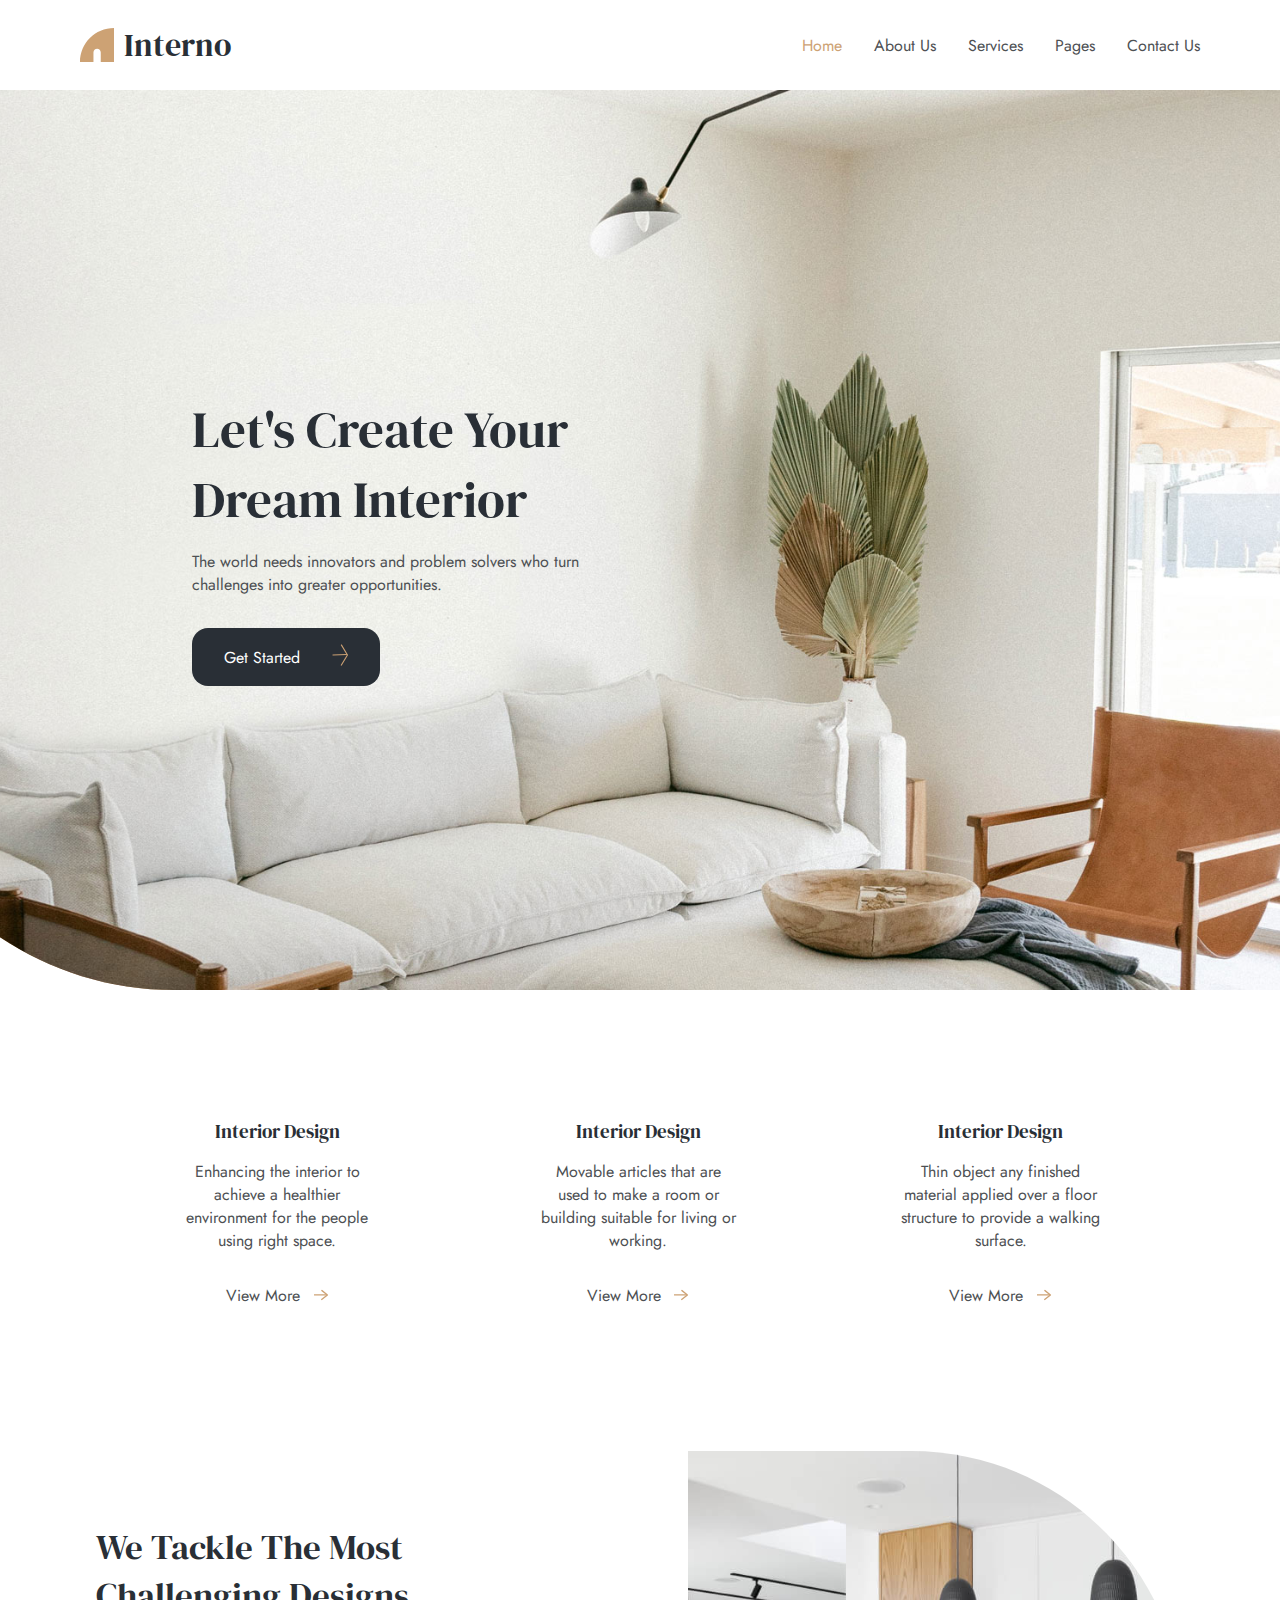
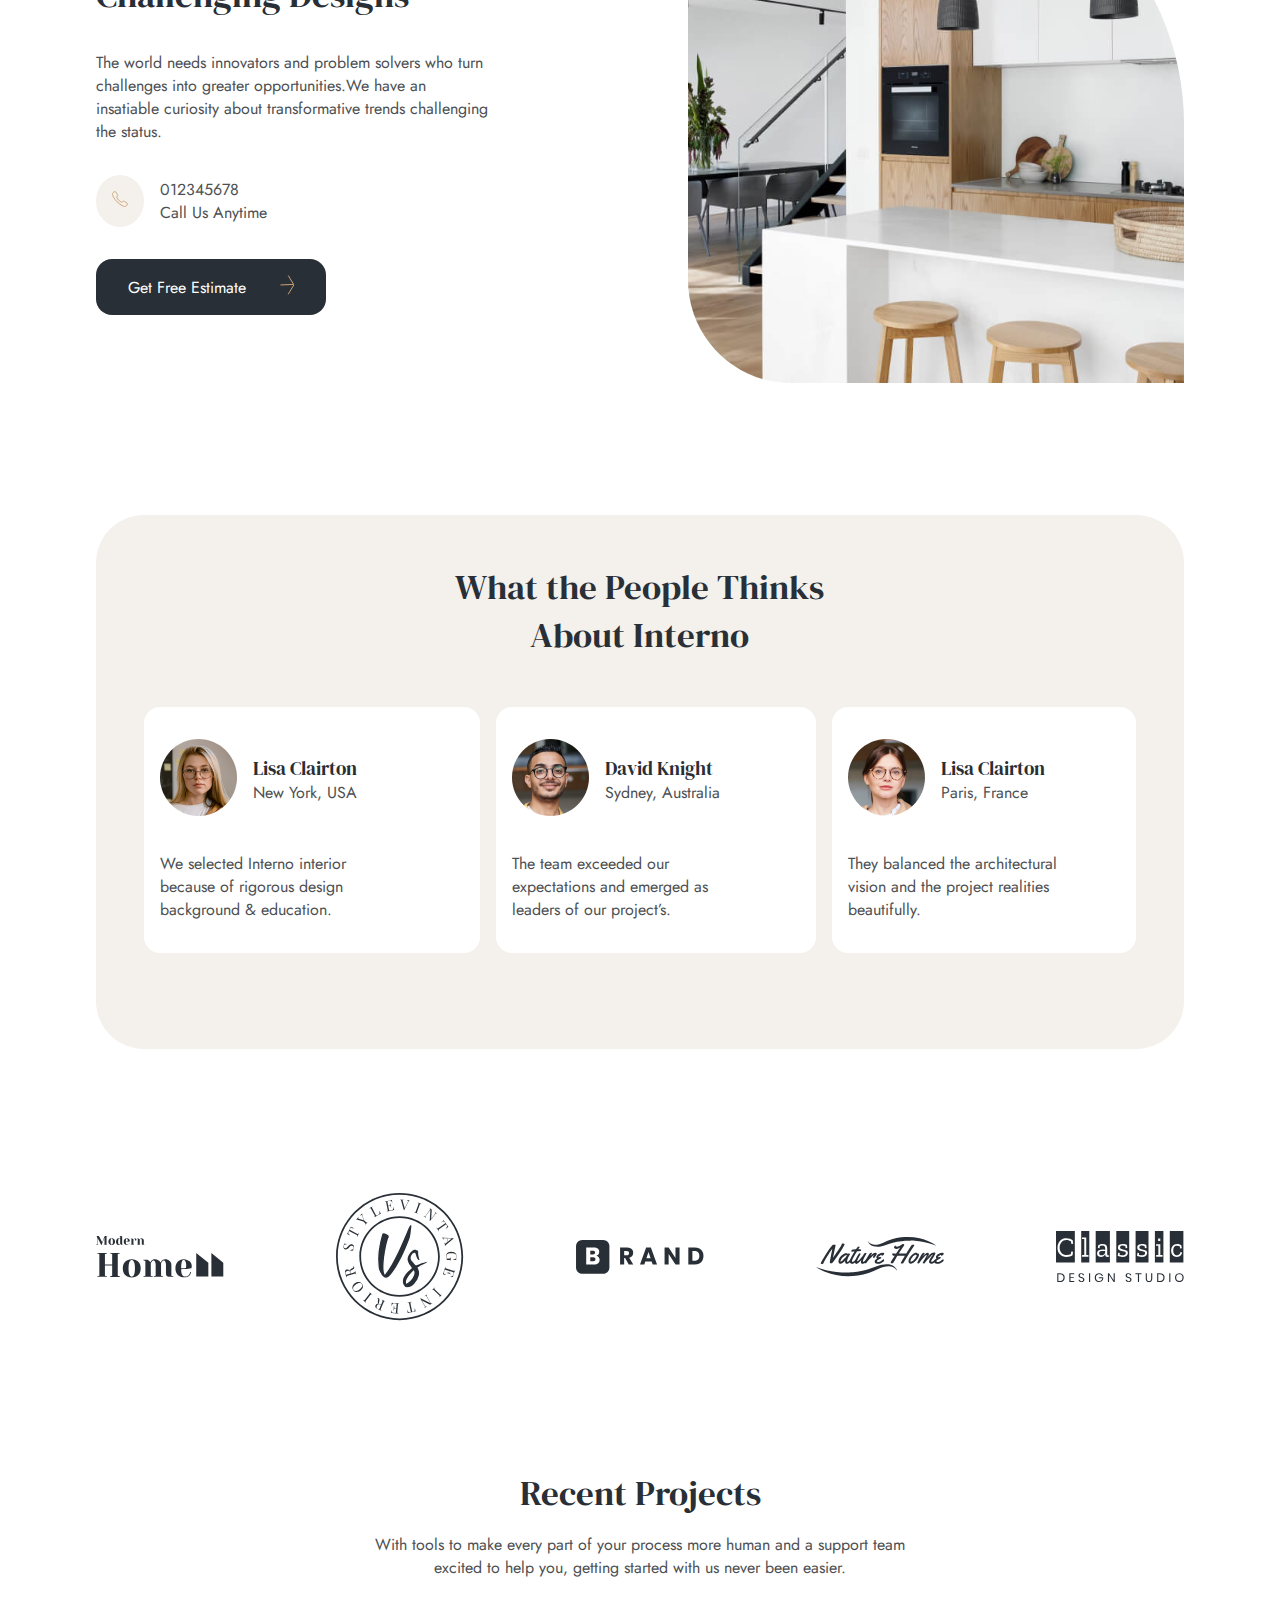
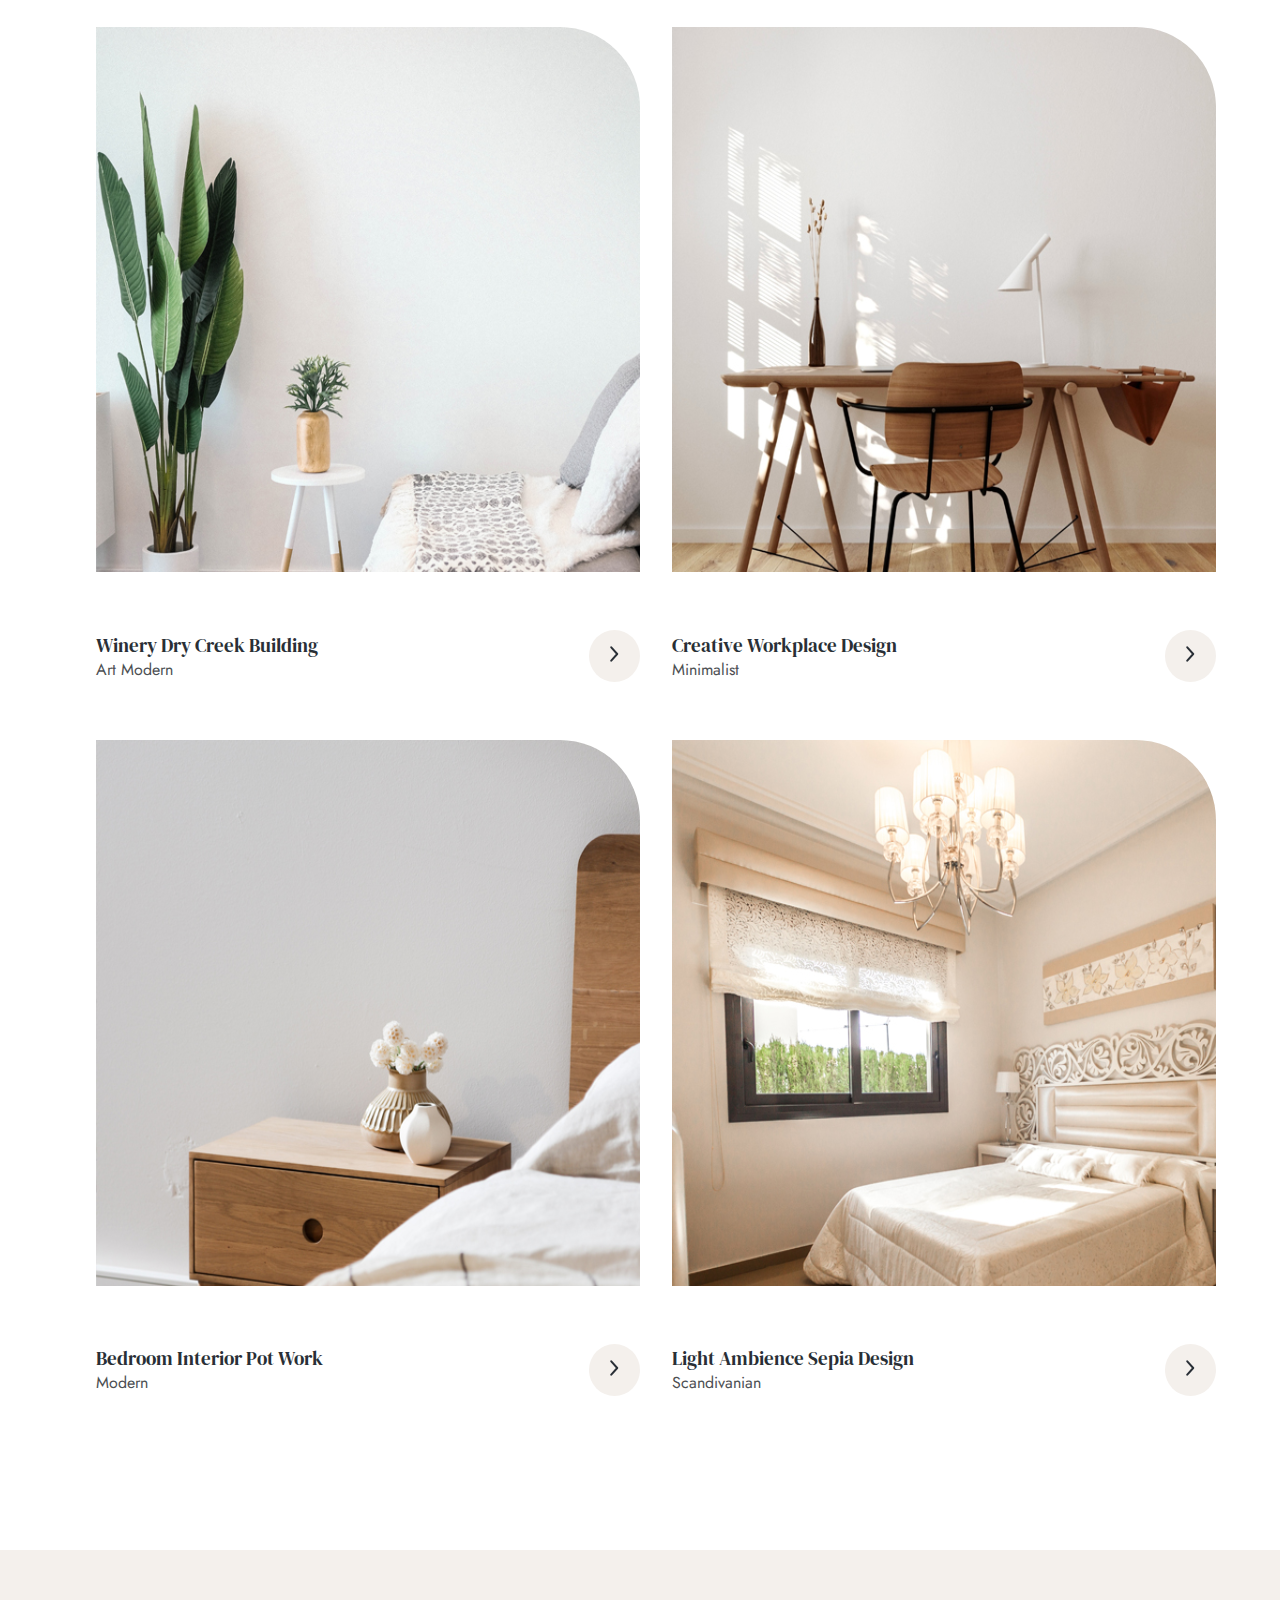
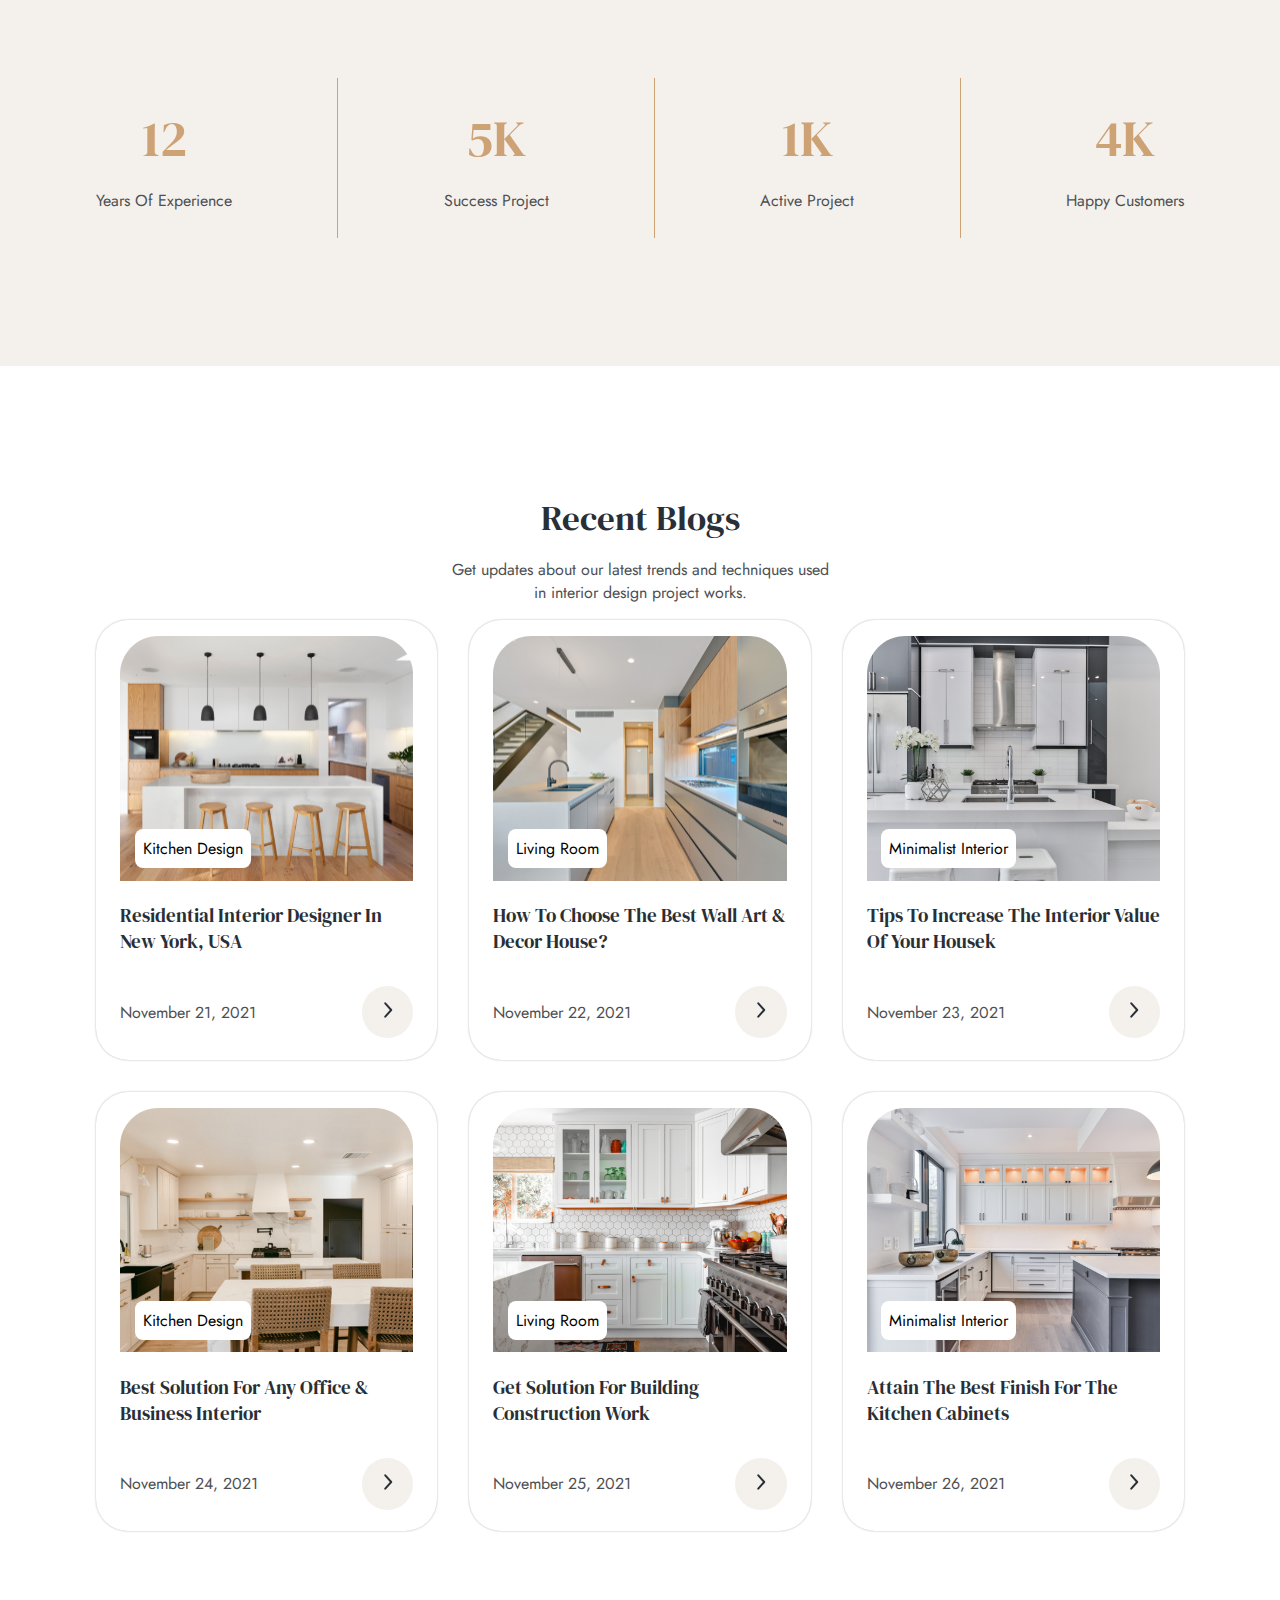
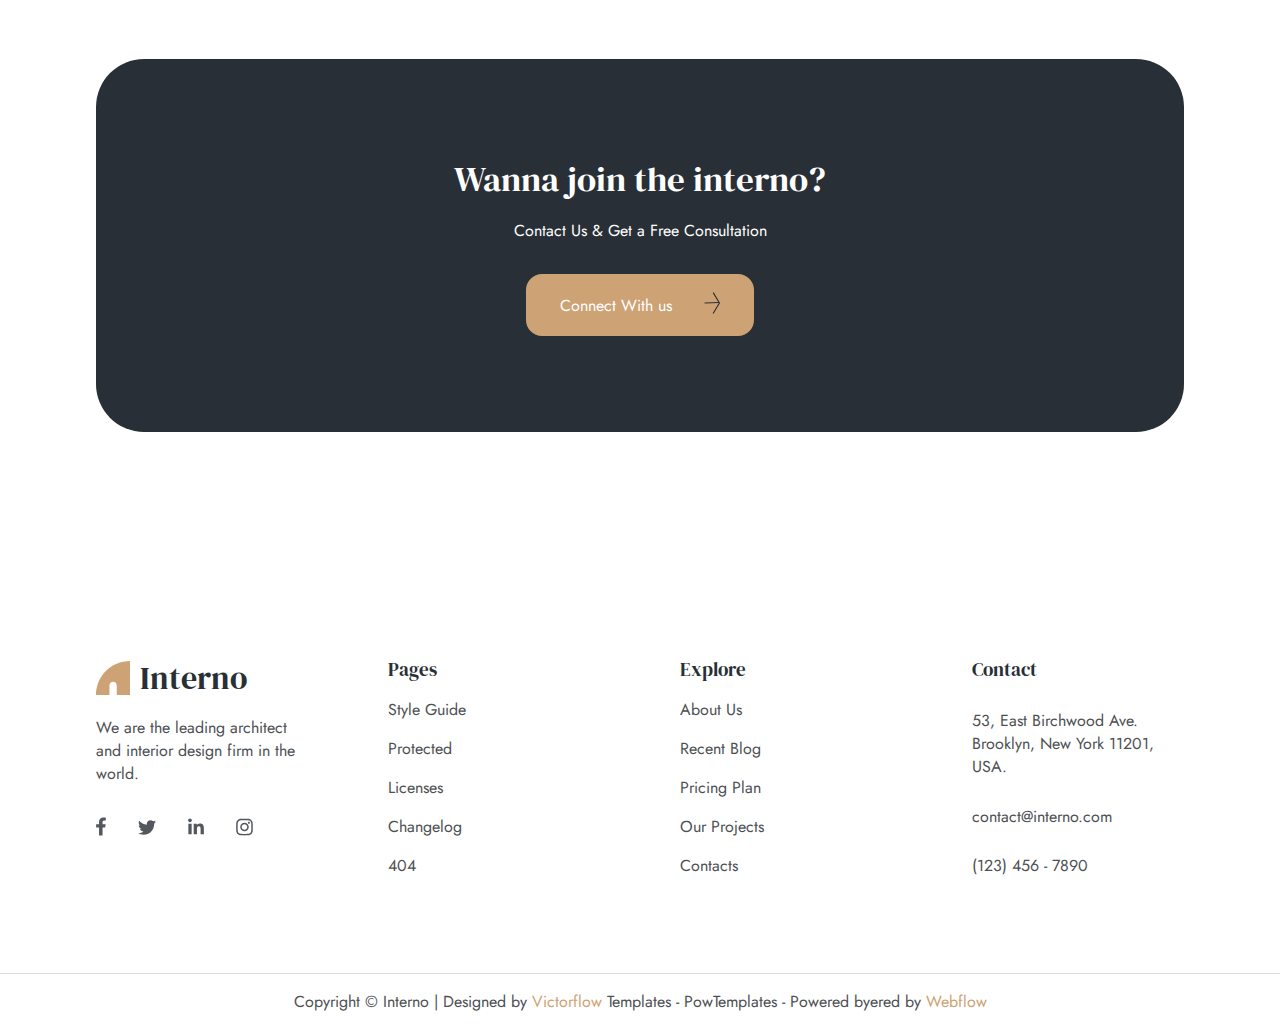
<file: index.html>
<!DOCTYPE html>
<html lang="en">

<head>
  <!-- General -->
  <meta charset="UTF-8">
  <meta name="viewport" content="width=device-width, initial-scale=1.0" />
  <meta httpEquiv="Content-Language" content="en" />
  <meta name="author" content="Arslanov" />
  <link rel="shortcut icon" href="./img/logo.ico" type="image/x-icon">
  <meta name="og:title" content="Interno" />
  <title>Interno</title>

  <!-- description -->
  <meta name="description" content="Let's create your dream interior" />
  <meta name="og:description" content="Let's create your dream interior" />

  <!-- logo -->
  <meta name="twitter:image" content="./img/logo.svg" />
  <meta name="og:image" content="./img/logo.svg" />

  <!-- url -->
  <meta name="og:url" content="https://interno.netlify.app" />

  <!-- links -->
  <link rel="stylesheet" href="styles.css">
</head>

<body>

  <div class="container">
    <!-- navbar -->
    <div class="navbar">
      <div class="navbar__logo">
        <img src="img/logo.svg" alt="logo">
        <h3>Interno</h3>
      </div>
      <div class="navbar__nav">
        <div class="nav__links deactive">
          <a href="#" class="text text--link text--active">Home</a>
          <a href="#" class="text text--link">About Us</a>
          <a href="#" class="text text--link">Services</a>
          <a href="#" class="text text--link">Pages</a>
          <a href="#" class="text text--link">Contact Us</a>
        </div>
        <div class="nav__hamburger">
          <span class="hamburger__menu"><img src="img/menu.svg" alt="menu"></span>
          <span class="hamburger__close"><img src="img/close.svg" alt="close"></span>
        </div>
      </div>
    </div>
    <!-- // navbar -->
    <!-- header -->
    <div class="header">
      <div class="header__content">
        <h3 class="title title--large">Let's Create Your Dream Interior</h3>
        <p class="text">The world needs innovators and problem solvers who turn challenges into greater opportunities.
        </p>
        <a href="#" class="button button--dark mt-2">
          <p class="text text--light">Get Started</p>
          <span class="button__img">
            <svg viewBox="0 0 29 40" xmlns="http://www.w3.org/2000/svg">
              <path d="M2 20L26 19" stroke="#CDA274" stroke-width="2" stroke-linecap="square" stroke-linejoin="round" />
              <path d="M17.2172 2L28 19.8206L17 38" stroke="#CDA274" stroke-width="2" stroke-linecap="square"
                stroke-linejoin="round" />
            </svg>
          </span>
        </a>
      </div>
    </div>
    <!-- // header -->
    <!-- main -->
    <div class="main">
      <!-- service -->
      <div class="service section">
        <div class="service__card">
          <h3 class="title title--small">Interior Design</h3>
          <p class="text">Enhancing the interior to achieve a healthier environment for the people using right space.
          </p>
          <a href="#" class="button button--transparent">
            <p class="text">View More</p>
            <span class="button__img">
              <svg width="100%" viewBox="0 0 24 17" fill="none" xmlns="http://www.w3.org/2000/svg">
                <path d="M2.52621 8.93006L19.8608 8.79321" stroke="#CDA274" stroke-width="2" stroke-linecap="square"
                  stroke-linejoin="round" />
                <path d="M13.4125 2.40601L21.6519 8.92899L13.2465 15.5834" stroke="#CDA274" stroke-width="2"
                  stroke-linecap="square" stroke-linejoin="round" />
              </svg>
            </span>
          </a>
        </div>
        <div class="service__card">
          <h3 class="title title--small">Interior Design</h3>
          <p class="text">Movable articles that are used to make a room or building suitable for living or working.
          </p>
          <a href="#" class="button button--transparent">
            <p class="text">View More</p>
            <span class="button__img">
              <svg width="100%" viewBox="0 0 24 17" fill="none" xmlns="http://www.w3.org/2000/svg">
                <path d="M2.52621 8.93006L19.8608 8.79321" stroke="#CDA274" stroke-width="2" stroke-linecap="square"
                  stroke-linejoin="round" />
                <path d="M13.4125 2.40601L21.6519 8.92899L13.2465 15.5834" stroke="#CDA274" stroke-width="2"
                  stroke-linecap="square" stroke-linejoin="round" />
              </svg>
            </span>
          </a>
        </div>
        <div class="service__card">
          <h3 class="title title--small">Interior Design</h3>
          <p class="text">Thin object any finished material applied over a floor structure to provide a walking surface.
          </p>
          <a href="#" class="button button--transparent">
            <p class="text">View More</p>
            <span class="button__img">
              <svg width="100%" viewBox="0 0 24 17" fill="none" xmlns="http://www.w3.org/2000/svg">
                <path d="M2.52621 8.93006L19.8608 8.79321" stroke="#CDA274" stroke-width="2" stroke-linecap="square"
                  stroke-linejoin="round" />
                <path d="M13.4125 2.40601L21.6519 8.92899L13.2465 15.5834" stroke="#CDA274" stroke-width="2"
                  stroke-linecap="square" stroke-linejoin="round" />
              </svg>
            </span>
          </a>
        </div>
      </div>
      <!-- // service -->
      <!-- about -->
      <div class="about section">
        <div class="about__part">
          <h3 class="title title--medium">We Tackle The Most Challenging Designs</h3>
          <p class="text">
            The world needs innovators and problem solvers who turn challenges into greater opportunities.We have an
            insatiable curiosity about transformative trends challenging the status.
          </p>
          <div class="call">
            <span class="call__icon">
              <svg viewBox="0 0 34 34" fill="none" xmlns="http://www.w3.org/2000/svg">
                <path
                  d="M32.0012 26.0749C30.7796 24.8442 27.8211 23.0482 26.3857 22.3243C24.5164 21.3828 24.3625 21.3059 22.8933 22.3974C21.9133 23.1258 21.2617 23.7766 20.1148 23.532C18.9678 23.2874 16.4754 21.9082 14.2931 19.7329C12.1107 17.5576 10.6514 14.9931 10.4061 13.8501C10.1607 12.7071 10.8222 12.0632 11.5438 11.081C12.5607 9.69642 12.4838 9.46566 11.6145 7.59651C10.9368 6.14273 9.08833 3.21208 7.85291 1.99675C6.53134 0.691422 6.53134 0.922181 5.67979 1.27601C4.98652 1.56768 4.32141 1.92222 3.69281 2.3352C2.46201 3.15285 1.77892 3.83206 1.30122 4.85278C0.823512 5.87351 0.608892 8.26648 3.07588 12.7478C5.54286 17.2292 7.27367 19.5206 10.8561 23.0928C14.4385 26.6649 17.1931 28.5856 21.2202 30.844C26.2018 33.6339 28.1126 33.09 29.1365 32.6131C30.1604 32.1362 30.8427 31.4593 31.662 30.2286C32.076 29.6011 32.4314 28.9368 32.7235 28.2441C33.0781 27.3957 33.3089 27.3957 32.0012 26.0749Z"
                  stroke="#CDA274" stroke-width="2" stroke-miterlimit="10" />
              </svg>
            </span>
            <div class="call__text">
              <p class="text">012345678</p>
              <p class="text">Call Us Anytime</p>
            </div>
          </div>
          <a href="#" class="button button--dark">
            <p class="text text--light">Get Free Estimate</p>
            <span class="button__img">
              <svg viewBox="0 0 29 40" xmlns="http://www.w3.org/2000/svg">
                <path d="M2 20L26 19" stroke="#CDA274" stroke-width="2" stroke-linecap="square"
                  stroke-linejoin="round" />
                <path d="M17.2172 2L28 19.8206L17 38" stroke="#CDA274" stroke-width="2" stroke-linecap="square"
                  stroke-linejoin="round" />
              </svg>
            </span>
          </a>
        </div>
        <div class="about__part">
          <img src="img/secondary-img.svg" alt="img">
        </div>
      </div>
      <!-- // about -->
      <!-- comment -->
      <div class="comment section">
        <h3 class="title title--medium">What the People Thinks About Interno</h3>
        <div class="comments">
          <div class="comment__card">
            <div class="info">
              <div class="info__photo"><img src="img/person/person-1.svg" alt="photo"></div>
              <div class="info__text">
                <h3 class="title title--small">Lisa Clairton</h3>
                <p class="text">New York, USA</p>
              </div>
            </div>
            <p class="text">We selected Interno interior because of rigorous design background & education.</p>
          </div>
          <div class="comment__card">
            <div class="info">
              <div class="info__photo"><img src="img/person/person-2.svg" alt="photo"></div>
              <div class="info__text">
                <h3 class="title title--small">David Knight</h3>
                <p class="text">Sydney, Australia </p>
              </div>
            </div>
            <p class="text">The team exceeded our expectations and emerged as leaders of our project’s.</p>
          </div>
          <div class="comment__card">
            <div class="info">
              <div class="info__photo"><img src="img/person/person-3.svg" alt="photo"></div>
              <div class="info__text">
                <h3 class="title title--small">Lisa Clairton</h3>
                <p class="text">Paris, France</p>
              </div>
            </div>
            <p class="text">They balanced the architectural vision and the project realities beautifully.</p>
          </div>
        </div>
      </div>
      <!-- // comment -->
      <!-- brand -->
      <div class="brand section">
        <div class="brands">
          <div class="brands__card">
            <img src="img/brand/brand-1.svg" alt="brand">
          </div>
          <div class="brands__card">
            <img src="img/brand/brand-2.svg" alt="brand">
          </div>
          <div class="brands__card">
            <img src="img/brand/brand-3.svg" alt="brand">
          </div>
          <div class="brands__card">
            <img src="img/brand/brand-4.svg" alt="brand">
          </div>
          <div class="brands__card">
            <img src="img/brand/brand-5.svg" alt="brand">
          </div>
        </div>
      </div>
      <!-- // brand -->
      <!-- project -->
      <div class="project section">
        <div class="project__header">
          <h3 class="title title--medium">Recent Projects</h3>
          <p class="text">With tools to make every part of your process more human and a support team excited to help
            you, getting started with us never been easier.</p>
        </div>
        <div class="projects"></div>
      </div>
      <!-- // project -->
    </div>
    <!-- // main -->
    <!-- statistics -->
    <div class="statistics section">
      <div class="statistics__wrapper">
        <div class="statistics__part">
          <h3 class="title title--large">12</h3>
          <p class="text">Years Of Experience</p>
        </div>
        <div class="statistics__line"></div>
        <div class="statistics__part">
          <h3 class="title title--large">5K</h3>
          <p class="text">Success Project</p>
        </div>
        <div class="statistics__line"></div>
        <div class="statistics__part">
          <h3 class="title title--large">1K</h3>
          <p class="text">Active Project</p>
        </div>
        <div class="statistics__line"></div>
        <div class="statistics__part">
          <h3 class="title title--large">4K</h3>
          <p class="text">Happy Customers</p>
        </div>
      </div>
    </div>
    <!-- // statistics -->
    <!-- main -->
    <div class="main">
      <!-- blog -->
      <div class="blog">
        <div class="blog__header">
          <h3 class="title title--medium">Recent Blogs</h3>
          <p class="text">Get updates about our latest trends and techniques used in interior design project works.</p>
        </div>
        <div class="blogs"></div>
      </div>
      <!-- // blog -->
      <!-- contact -->
      <div class="contact section">
        <h3 class="title title--medium">Wanna join the interno?</h3>
        <p class="text mt-1">Contact Us & Get a Free Consultation</p>
        <a href="#" class="button button--light mt-2">
          <p class="text text--light">Connect With us</p>
          <span class="button__img">
            <svg viewBox="0 0 29 40" xmlns="http://www.w3.org/2000/svg">
              <path d="M2 20L26 19" stroke="#CDA274" stroke-width="2" stroke-linecap="square" stroke-linejoin="round" />
              <path d="M17.2172 2L28 19.8206L17 38" stroke="#CDA274" stroke-width="2" stroke-linecap="square"
                stroke-linejoin="round" />
            </svg>
          </span>
        </a>
      </div>
      <!-- // contact -->
    </div>
    <!-- // main -->
    <!-- footer -->
    <div class="footer">
      <div class="footer__content">
        <div class="content">
          <div class="content__logo">
            <img src="img/logo.svg" alt="logo">
            <h3>Interno</h3>
          </div>
          <p class="text mt-1">We are the leading architect and interior design firm in the world.</p>
          <div class="content__cocialMedia mt-2">
            <a href="#" class="text"><img src="img/social media/facebook.svg" alt="facebook"></a>
            <a href="#" class="text"><img src="img/social media/twitter.svg" alt="twitter"></a>
            <a href="#" class="text"><img src="img/social media/linkedin.svg" alt="linkedin"></a>
            <a href="#" class="text"><img src="img/social media/instagram.svg" alt="instagram"></a>
          </div>
        </div>
        <div class="content nav__links nav__links--vertical">
          <h3 class="title title--small">Pages</h3>
          <a href="#" class="text text--link">Style Guide</a>
          <a href="#" class="text text--link">Protected</a>
          <a href="#" class="text text--link">Licenses</a>
          <a href="#" class="text text--link">Changelog</a>
          <a href="#" class="text text--link">404</a>
        </div>
        <div class="content nav__links nav__links--vertical">
          <h3 class="title title--small">Explore</h3>
          <a href="#" class="text text--link">About Us</a>
          <a href="#" class="text text--link">Recent Blog</a>
          <a href="#" class="text text--link">Pricing Plan</a>
          <a href="#" class="text text--link">Our Projects</a>
          <a href="#" class="text text--link">Contacts</a>
        </div>
        <div class="content nav__links nav__links--vertical">
          <h3 class="title title--small">Contact</h3>
          <p class="text">53, East Birchwood Ave. Brooklyn, New York 11201, USA.</p>
          <a href="#" class="text text--link">contact@interno.com</a>
          <a href="#" class="text text--link">(123) 456 - 7890</a>
        </div>
      </div>
      <div class="footer__copyright">
        <p class="text">
          Copyright © Interno | Designed by <a href="#" class="text text--active">Victorflow</a> Templates -
          PowTemplates - Powered byered by <a href="#" class="text text--active">Webflow</a>
        </p>
      </div>
    </div>
    <!-- // footer -->
  </div>
  <div class="gap"></div>
  <script src="main.js"></script>
</body>

</html>
</file>
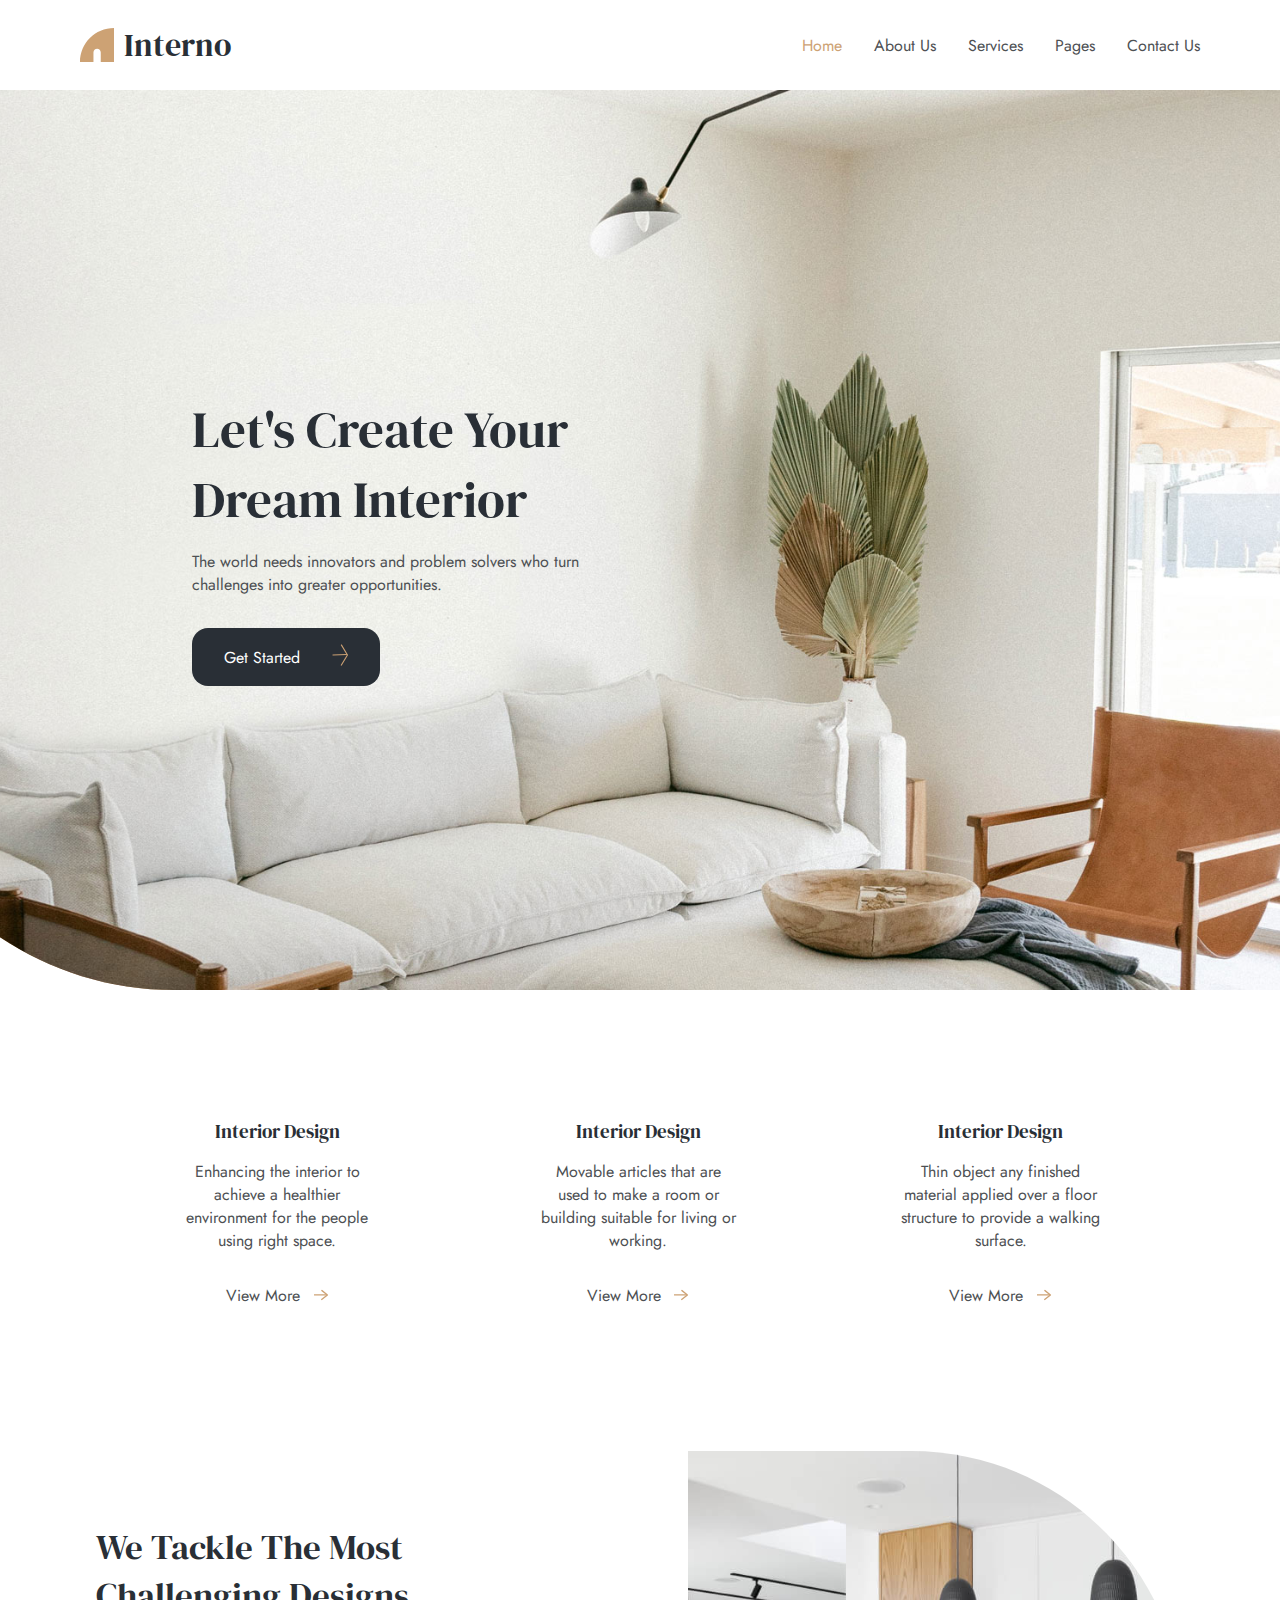
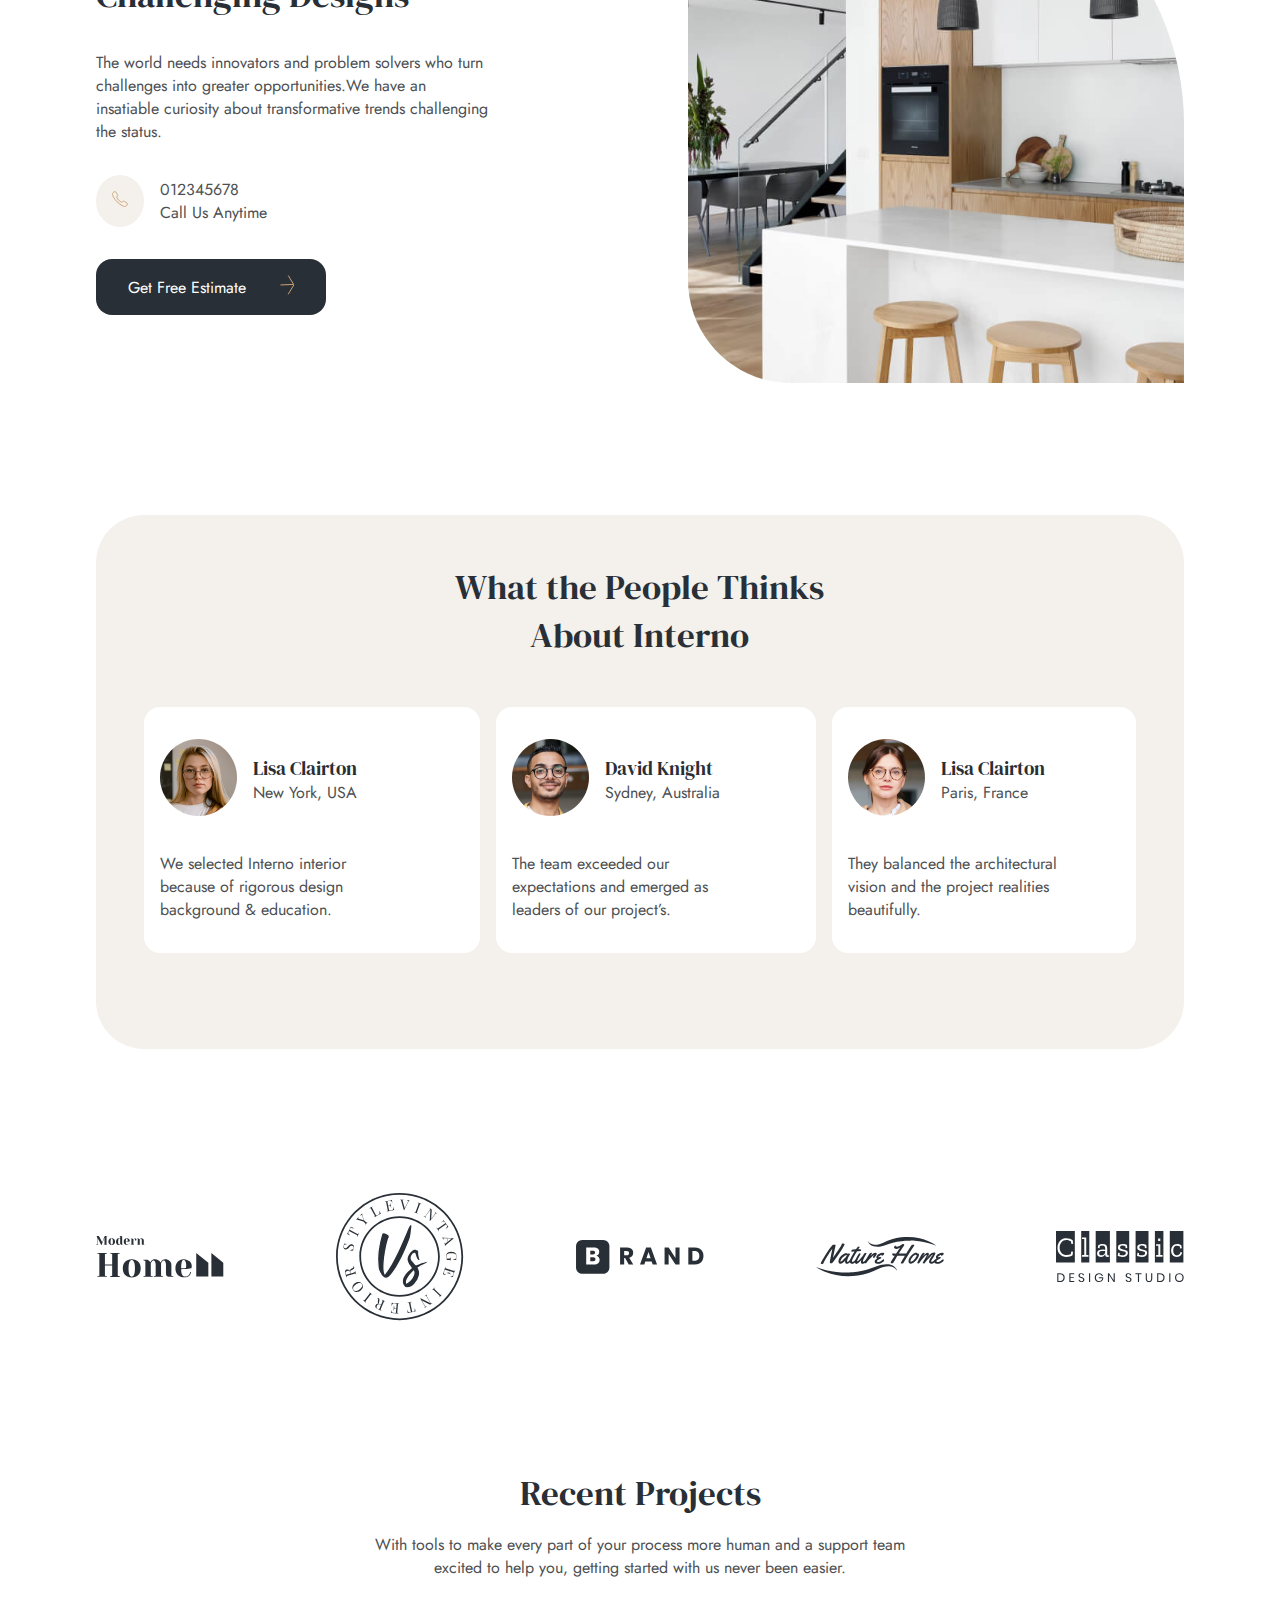
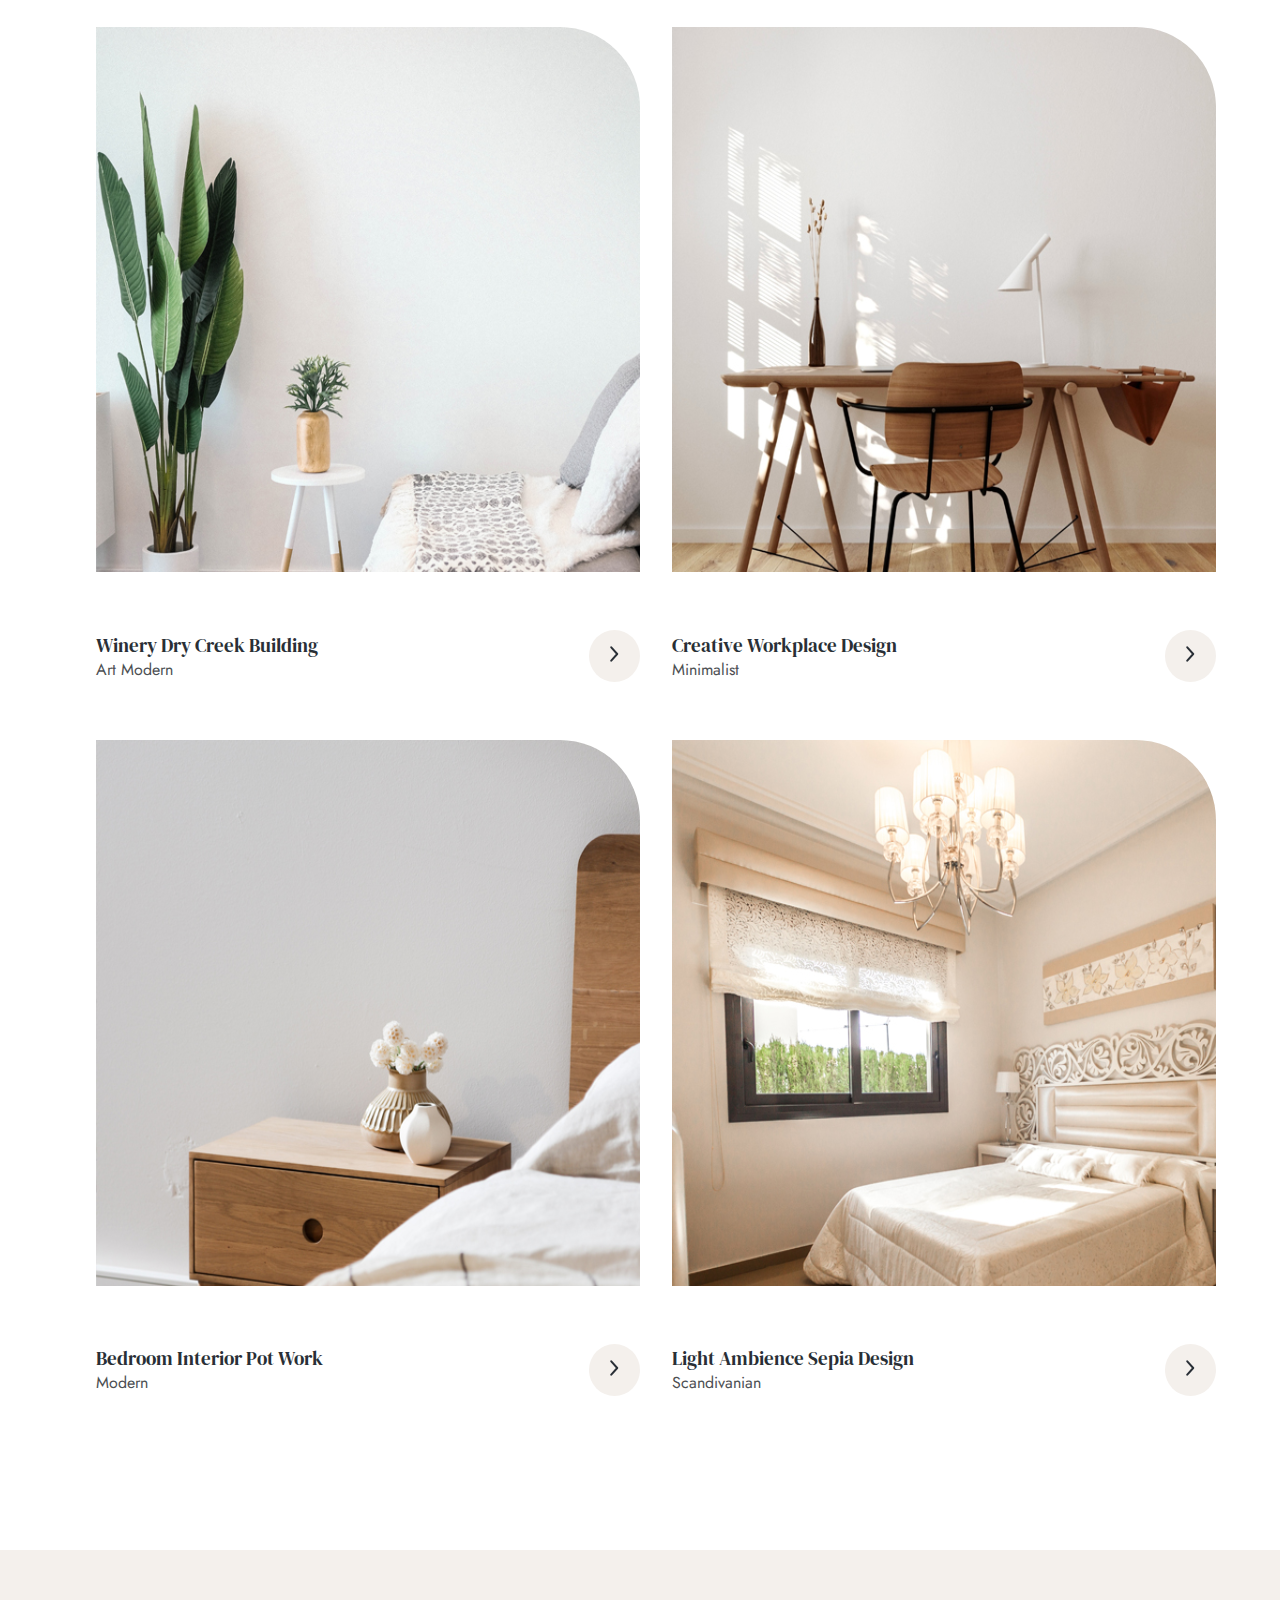
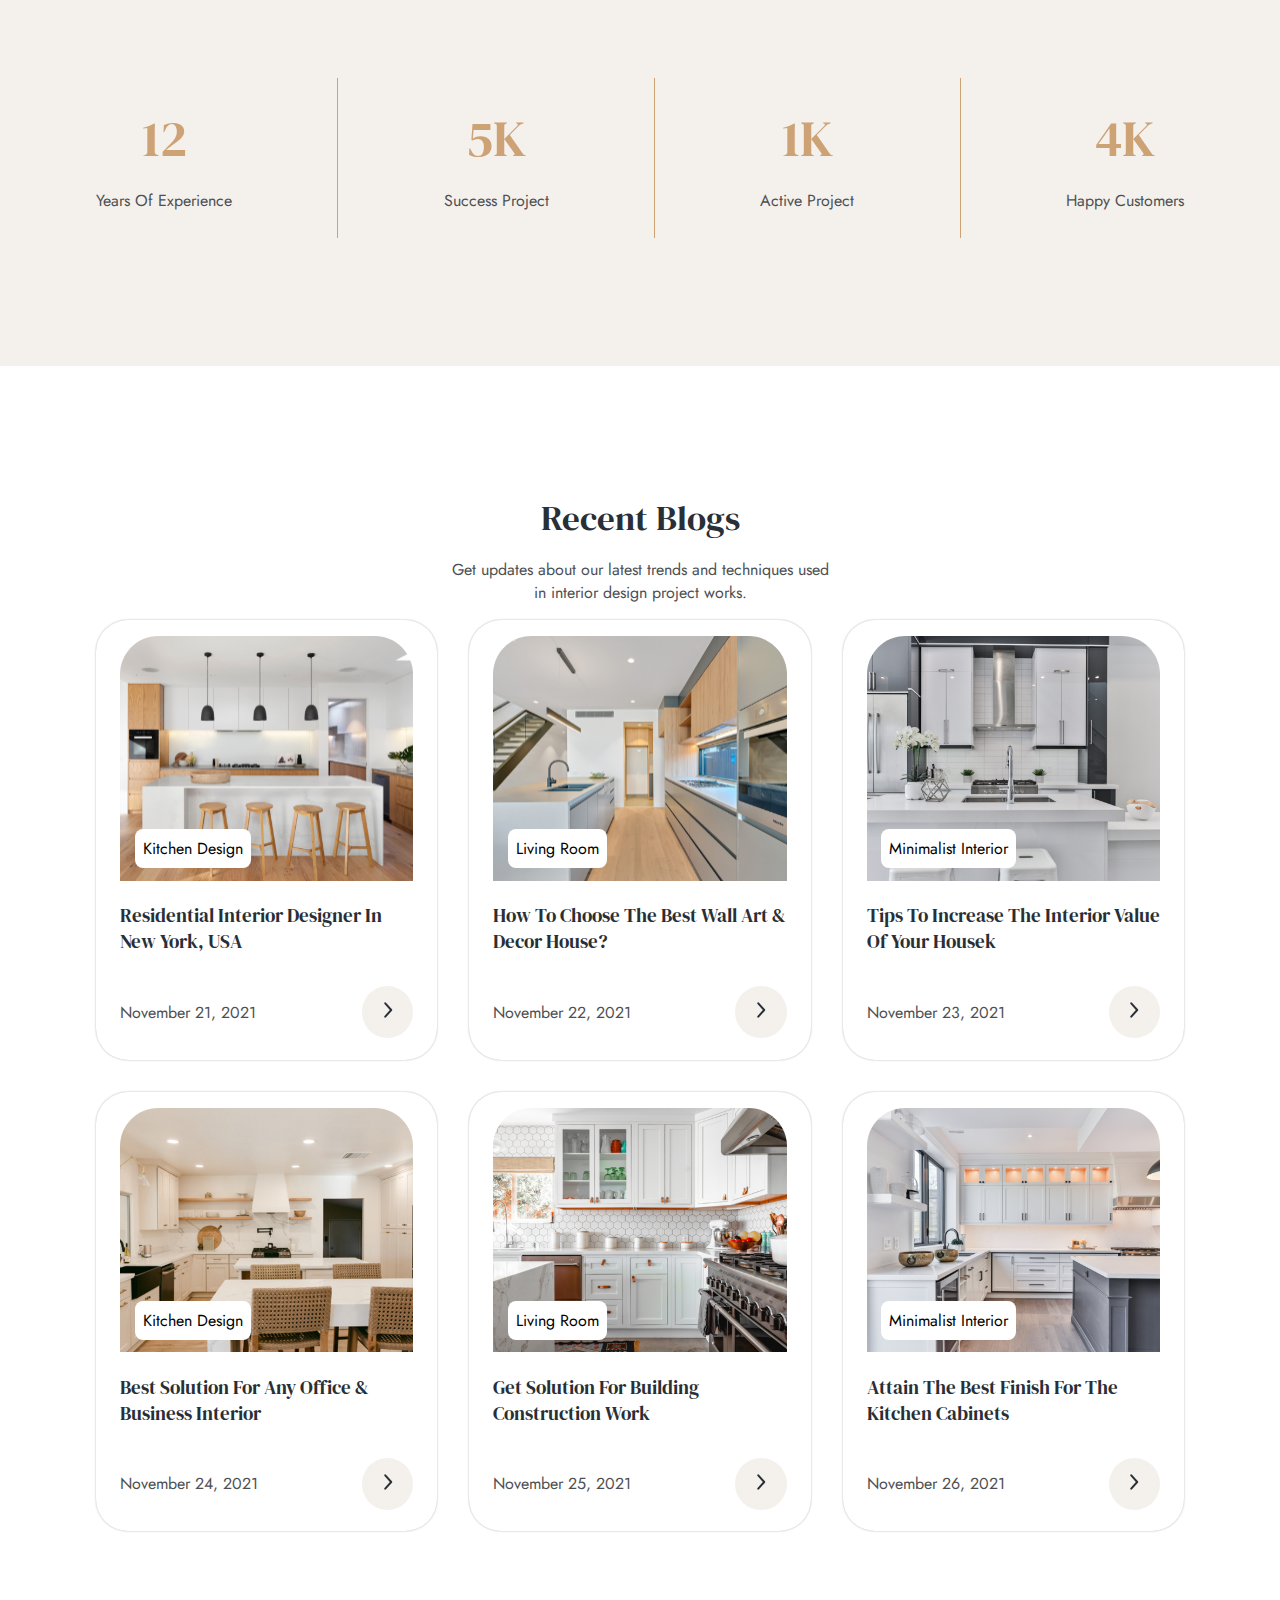
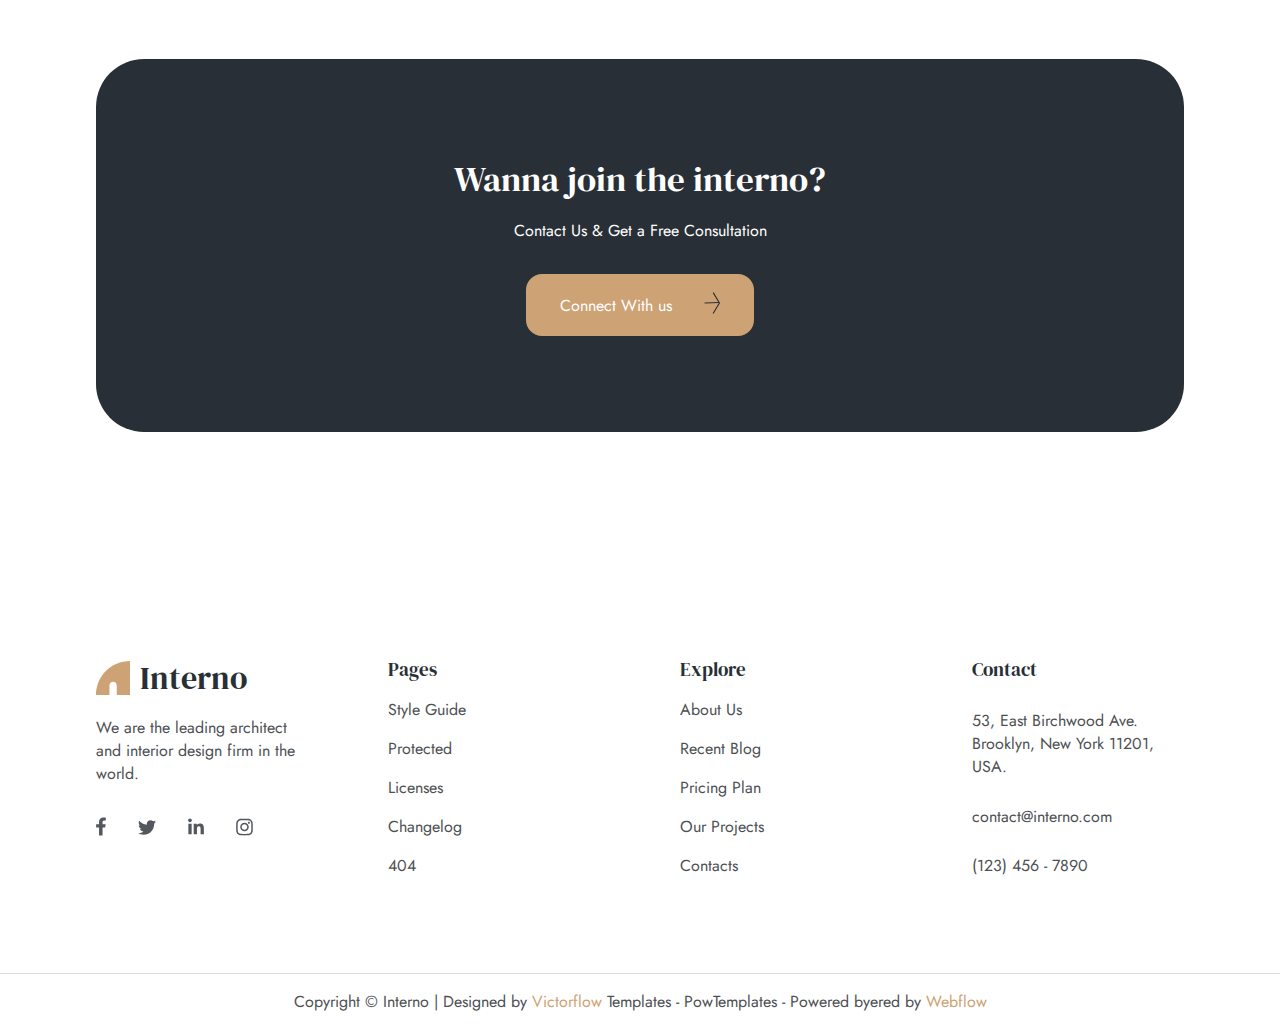
<file: Task/index.html>
<!DOCTYPE html>
<html lang="en">

<head>
  <!-- General -->
  <meta charset="UTF-8">
  <meta name="viewport" content="width=device-width, initial-scale=1.0" />
  <meta httpEquiv="Content-Language" content="en" />
  <meta name="author" content="Arslanov" />
  <link rel="shortcut icon" href="./img/logo.ico" type="image/x-icon">
  <meta name="og:title" content="Interno" />
  <title>Interno</title>

  <!-- description -->
  <meta name="description" content="Let's create your dream interior" />
  <meta name="og:description" content="Let's create your dream interior" />

  <!-- logo -->
  <meta name="twitter:image" content="./img/logo.svg" />
  <meta name="og:image" content="./img/logo.svg" />

  <!-- url -->
  <meta name="og:url" content="https://interno.netlify.app" />

  <!-- links -->
  <link rel="stylesheet" href="styles.css">
</head>

<body>

  <div class="container">
    <!-- navbar -->
    <div class="navbar">
      <div class="navbar__logo">
        <img src="img/logo.svg" alt="logo">
        <h3>Interno</h3>
      </div>
      <div class="navbar__nav">
        <div class="nav__links deactive">
          <a href="#" class="text text--link text--active">Home</a>
          <a href="#" class="text text--link">About Us</a>
          <a href="#" class="text text--link">Services</a>
          <a href="#" class="text text--link">Pages</a>
          <a href="#" class="text text--link">Contact Us</a>
        </div>
        <div class="nav__hamburger">
          <span class="hamburger__menu"><img src="img/menu.svg" alt="menu"></span>
          <span class="hamburger__close"><img src="img/close.svg" alt="close"></span>
        </div>
      </div>
    </div>
    <!-- // navbar -->
    <!-- header -->
    <div class="header">
      <div class="header__content">
        <h3 class="title title--large">Let's Create Your Dream Interior</h3>
        <p class="text">The world needs innovators and problem solvers who turn challenges into greater opportunities.
        </p>
        <a href="#" class="button button--dark mt-2">
          <p class="text text--light">Get Started</p>
          <span class="button__img">
            <svg viewBox="0 0 29 40" xmlns="http://www.w3.org/2000/svg">
              <path d="M2 20L26 19" stroke="#CDA274" stroke-width="2" stroke-linecap="square" stroke-linejoin="round" />
              <path d="M17.2172 2L28 19.8206L17 38" stroke="#CDA274" stroke-width="2" stroke-linecap="square"
                stroke-linejoin="round" />
            </svg>
          </span>
        </a>
      </div>
    </div>
    <!-- // header -->
    <!-- main -->
    <div class="main">
      <!-- service -->
      <div class="service section">
        <div class="service__card">
          <h3 class="title title--small">Interior Design</h3>
          <p class="text">Enhancing the interior to achieve a healthier environment for the people using right space.
          </p>
          <a href="#" class="button button--transparent">
            <p class="text">View More</p>
            <span class="button__img">
              <svg width="100%" viewBox="0 0 24 17" fill="none" xmlns="http://www.w3.org/2000/svg">
                <path d="M2.52621 8.93006L19.8608 8.79321" stroke="#CDA274" stroke-width="2" stroke-linecap="square"
                  stroke-linejoin="round" />
                <path d="M13.4125 2.40601L21.6519 8.92899L13.2465 15.5834" stroke="#CDA274" stroke-width="2"
                  stroke-linecap="square" stroke-linejoin="round" />
              </svg>
            </span>
          </a>
        </div>
        <div class="service__card">
          <h3 class="title title--small">Interior Design</h3>
          <p class="text">Movable articles that are used to make a room or building suitable for living or working.
          </p>
          <a href="#" class="button button--transparent">
            <p class="text">View More</p>
            <span class="button__img">
              <svg width="100%" viewBox="0 0 24 17" fill="none" xmlns="http://www.w3.org/2000/svg">
                <path d="M2.52621 8.93006L19.8608 8.79321" stroke="#CDA274" stroke-width="2" stroke-linecap="square"
                  stroke-linejoin="round" />
                <path d="M13.4125 2.40601L21.6519 8.92899L13.2465 15.5834" stroke="#CDA274" stroke-width="2"
                  stroke-linecap="square" stroke-linejoin="round" />
              </svg>
            </span>
          </a>
        </div>
        <div class="service__card">
          <h3 class="title title--small">Interior Design</h3>
          <p class="text">Thin object any finished material applied over a floor structure to provide a walking surface.
          </p>
          <a href="#" class="button button--transparent">
            <p class="text">View More</p>
            <span class="button__img">
              <svg width="100%" viewBox="0 0 24 17" fill="none" xmlns="http://www.w3.org/2000/svg">
                <path d="M2.52621 8.93006L19.8608 8.79321" stroke="#CDA274" stroke-width="2" stroke-linecap="square"
                  stroke-linejoin="round" />
                <path d="M13.4125 2.40601L21.6519 8.92899L13.2465 15.5834" stroke="#CDA274" stroke-width="2"
                  stroke-linecap="square" stroke-linejoin="round" />
              </svg>
            </span>
          </a>
        </div>
      </div>
      <!-- // service -->
      <!-- about -->
      <div class="about section">
        <div class="about__part">
          <h3 class="title title--medium">We Tackle The Most Challenging Designs</h3>
          <p class="text">
            The world needs innovators and problem solvers who turn challenges into greater opportunities.We have an
            insatiable curiosity about transformative trends challenging the status.
          </p>
          <div class="call">
            <span class="call__icon">
              <svg viewBox="0 0 34 34" fill="none" xmlns="http://www.w3.org/2000/svg">
                <path
                  d="M32.0012 26.0749C30.7796 24.8442 27.8211 23.0482 26.3857 22.3243C24.5164 21.3828 24.3625 21.3059 22.8933 22.3974C21.9133 23.1258 21.2617 23.7766 20.1148 23.532C18.9678 23.2874 16.4754 21.9082 14.2931 19.7329C12.1107 17.5576 10.6514 14.9931 10.4061 13.8501C10.1607 12.7071 10.8222 12.0632 11.5438 11.081C12.5607 9.69642 12.4838 9.46566 11.6145 7.59651C10.9368 6.14273 9.08833 3.21208 7.85291 1.99675C6.53134 0.691422 6.53134 0.922181 5.67979 1.27601C4.98652 1.56768 4.32141 1.92222 3.69281 2.3352C2.46201 3.15285 1.77892 3.83206 1.30122 4.85278C0.823512 5.87351 0.608892 8.26648 3.07588 12.7478C5.54286 17.2292 7.27367 19.5206 10.8561 23.0928C14.4385 26.6649 17.1931 28.5856 21.2202 30.844C26.2018 33.6339 28.1126 33.09 29.1365 32.6131C30.1604 32.1362 30.8427 31.4593 31.662 30.2286C32.076 29.6011 32.4314 28.9368 32.7235 28.2441C33.0781 27.3957 33.3089 27.3957 32.0012 26.0749Z"
                  stroke="#CDA274" stroke-width="2" stroke-miterlimit="10" />
              </svg>
            </span>
            <div class="call__text">
              <p class="text">012345678</p>
              <p class="text">Call Us Anytime</p>
            </div>
          </div>
          <a href="#" class="button button--dark">
            <p class="text text--light">Get Free Estimate</p>
            <span class="button__img">
              <svg viewBox="0 0 29 40" xmlns="http://www.w3.org/2000/svg">
                <path d="M2 20L26 19" stroke="#CDA274" stroke-width="2" stroke-linecap="square"
                  stroke-linejoin="round" />
                <path d="M17.2172 2L28 19.8206L17 38" stroke="#CDA274" stroke-width="2" stroke-linecap="square"
                  stroke-linejoin="round" />
              </svg>
            </span>
          </a>
        </div>
        <div class="about__part">
          <img src="img/secondary-img.svg" alt="img">
        </div>
      </div>
      <!-- // about -->
      <!-- comment -->
      <div class="comment section">
        <h3 class="title title--medium">What the People Thinks About Interno</h3>
        <div class="comments">
          <div class="comment__card">
            <div class="info">
              <div class="info__photo"><img src="img/person/person-1.svg" alt="photo"></div>
              <div class="info__text">
                <h3 class="title title--small">Lisa Clairton</h3>
                <p class="text">New York, USA</p>
              </div>
            </div>
            <p class="text">We selected Interno interior because of rigorous design background & education.</p>
          </div>
          <div class="comment__card">
            <div class="info">
              <div class="info__photo"><img src="img/person/person-2.svg" alt="photo"></div>
              <div class="info__text">
                <h3 class="title title--small">David Knight</h3>
                <p class="text">Sydney, Australia </p>
              </div>
            </div>
            <p class="text">The team exceeded our expectations and emerged as leaders of our project’s.</p>
          </div>
          <div class="comment__card">
            <div class="info">
              <div class="info__photo"><img src="img/person/person-3.svg" alt="photo"></div>
              <div class="info__text">
                <h3 class="title title--small">Lisa Clairton</h3>
                <p class="text">Paris, France</p>
              </div>
            </div>
            <p class="text">They balanced the architectural vision and the project realities beautifully.</p>
          </div>
        </div>
      </div>
      <!-- // comment -->
      <!-- brand -->
      <div class="brand section">
        <div class="brands">
          <div class="brands__card">
            <img src="img/brand/brand-1.svg" alt="brand">
          </div>
          <div class="brands__card">
            <img src="img/brand/brand-2.svg" alt="brand">
          </div>
          <div class="brands__card">
            <img src="img/brand/brand-3.svg" alt="brand">
          </div>
          <div class="brands__card">
            <img src="img/brand/brand-4.svg" alt="brand">
          </div>
          <div class="brands__card">
            <img src="img/brand/brand-5.svg" alt="brand">
          </div>
        </div>
      </div>
      <!-- // brand -->
      <!-- project -->
      <div class="project section">
        <div class="project__header">
          <h3 class="title title--medium">Recent Projects</h3>
          <p class="text">With tools to make every part of your process more human and a support team excited to help
            you, getting started with us never been easier.</p>
        </div>
        <div class="projects"></div>
      </div>
      <!-- // project -->
    </div>
    <!-- // main -->
    <!-- statistics -->
    <div class="statistics section">
      <div class="statistics__wrapper">
        <div class="statistics__part">
          <h3 class="title title--large">12</h3>
          <p class="text">Years Of Experience</p>
        </div>
        <div class="statistics__line"></div>
        <div class="statistics__part">
          <h3 class="title title--large">5K</h3>
          <p class="text">Success Project</p>
        </div>
        <div class="statistics__line"></div>
        <div class="statistics__part">
          <h3 class="title title--large">1K</h3>
          <p class="text">Active Project</p>
        </div>
        <div class="statistics__line"></div>
        <div class="statistics__part">
          <h3 class="title title--large">4K</h3>
          <p class="text">Happy Customers</p>
        </div>
      </div>
    </div>
    <!-- // statistics -->
    <!-- main -->
    <div class="main">
      <!-- blog -->
      <div class="blog">
        <div class="blog__header">
          <h3 class="title title--medium">Recent Blogs</h3>
          <p class="text">Get updates about our latest trends and techniques used in interior design project works.</p>
        </div>
        <div class="blogs"></div>
      </div>
      <!-- // blog -->
      <!-- contact -->
      <div class="contact section">
        <h3 class="title title--medium">Wanna join the interno?</h3>
        <p class="text mt-1">Contact Us & Get a Free Consultation</p>
        <a href="#" class="button button--light mt-2">
          <p class="text text--light">Connect With us</p>
          <span class="button__img">
            <svg viewBox="0 0 29 40" xmlns="http://www.w3.org/2000/svg">
              <path d="M2 20L26 19" stroke="#CDA274" stroke-width="2" stroke-linecap="square" stroke-linejoin="round" />
              <path d="M17.2172 2L28 19.8206L17 38" stroke="#CDA274" stroke-width="2" stroke-linecap="square"
                stroke-linejoin="round" />
            </svg>
          </span>
        </a>
      </div>
      <!-- // contact -->
    </div>
    <!-- // main -->
    <!-- footer -->
    <div class="footer">
      <div class="footer__content">
        <div class="content">
          <div class="content__logo">
            <img src="img/logo.svg" alt="logo">
            <h3>Interno</h3>
          </div>
          <p class="text mt-1">We are the leading architect and interior design firm in the world.</p>
          <div class="content__cocialMedia mt-2">
            <a href="#" class="text"><img src="img/social media/facebook.svg" alt="facebook"></a>
            <a href="#" class="text"><img src="img/social media/twitter.svg" alt="twitter"></a>
            <a href="#" class="text"><img src="img/social media/linkedin.svg" alt="linkedin"></a>
            <a href="#" class="text"><img src="img/social media/instagram.svg" alt="instagram"></a>
          </div>
        </div>
        <div class="content nav__links nav__links--vertical">
          <h3 class="title title--small">Pages</h3>
          <a href="#" class="text text--link">Style Guide</a>
          <a href="#" class="text text--link">Protected</a>
          <a href="#" class="text text--link">Licenses</a>
          <a href="#" class="text text--link">Changelog</a>
          <a href="#" class="text text--link">404</a>
        </div>
        <div class="content nav__links nav__links--vertical">
          <h3 class="title title--small">Explore</h3>
          <a href="#" class="text text--link">About Us</a>
          <a href="#" class="text text--link">Recent Blog</a>
          <a href="#" class="text text--link">Pricing Plan</a>
          <a href="#" class="text text--link">Our Projects</a>
          <a href="#" class="text text--link">Contacts</a>
        </div>
        <div class="content nav__links nav__links--vertical">
          <h3 class="title title--small">Contact</h3>
          <p class="text">53, East Birchwood Ave. Brooklyn, New York 11201, USA.</p>
          <a href="#" class="text text--link">contact@interno.com</a>
          <a href="#" class="text text--link">(123) 456 - 7890</a>
        </div>
      </div>
      <div class="footer__copyright">
        <p class="text">
          Copyright © Interno | Designed by <a href="#" class="text text--active">Victorflow</a> Templates -
          PowTemplates - Powered byered by <a href="#" class="text text--active">Webflow</a>
        </p>
      </div>
    </div>
    <!-- // footer -->
  </div>
  <div class="gap"></div>
  <script src="main.js"></script>
</body>

</html>
</file>
<file: styles.css>
@import url("https://fonts.googleapis.com/css2?family=DM+Serif+Display&family=Jost:wght@400;500&display=swap");

* {
  margin: 0;
  padding: 0;
  box-sizing: border-box;
}

/* global styles */
.mt-1 {
  margin-top: 1rem;
}
.mt-2 {
  margin-top: 2rem;
}

.section {
  margin: 8rem auto;
}

/* link */
.nav__links {
  display: flex;
  justify-content: space-between;
  align-items: center;
  gap: 2rem;
}
.nav__links--vertical {
  flex-direction: column;
  align-items: flex-start;
  gap: 1rem;
}
/* text */
.text {
  color: #4d5053;
  font-size: 1em;
  font-family: "Jost", sans-serif;
  text-decoration: none;
  transition: color 0.2s ease;
  -webkit-transition: color 0.2s ease;
  -moz-transition: color 0.2s ease;
  -ms-transition: color 0.2s ease;
  -o-transition: color 0.2s ease;
}
.text--light {
  color: #fff;
}
.text--active,
.text--link:hover {
  color: #cda274;
}

/* title */
.title {
  color: #292f36;
  font-family: "DM Serif Display";
  font-weight: 300;
}
.title--large {
  font-size: 3.2em;
  margin-bottom: 1rem;
}
.title--medium {
  font-size: 2.2em;
}
.title--small {
  font-size: 1.2em;
}

/* button */
.button {
  display: inline-flex;
  justify-content: center;
  align-items: center;
  padding: 1rem 2rem;
  background-color: #292f36;
  border-radius: 1rem;
  -webkit-border-radius: 1rem;
  -moz-border-radius: 1rem;
  -ms-border-radius: 1rem;
  -o-border-radius: 1rem;
  gap: 2rem;
  text-decoration: none;
  transition: all 0.2s ease;
  -webkit-transition: all 0.2s ease;
  -moz-transition: all 0.2s ease;
  -ms-transition: all 0.2s ease;
  -o-transition: all 0.2s ease;
}
.button--transparent {
  background-color: transparent;
  gap: 0.8rem;
}
.button--transparent:hover {
  gap: 1.2rem;
}
.button--dark:hover {
  background-color: #cda274;
}
.button--dark:hover .button__img svg path {
  stroke: #fff;
}
.button--light {
  background-color: #cda274;
  border: 2px solid #cda274;
  box-sizing: content-box;
}
.button--light svg path {
  stroke: #292f36;
}
.button--light:hover {
  background-color: transparent;
  color: #292f36;
}
.button--light:hover p {
  color: #cda274;
}
.button--light:hover path {
  stroke: #cda274;
}
.button--circle {
  background-color: #f4f0ec;
  border-radius: 50%;
  padding: 1rem 1.1rem;
}
.button--circle:hover {
  background-color: #cda274;
}
.button--circle:hover path {
  stroke: #fff;
}
.button--circle .button__img svg {
  height: 1em;
}
.button__img {
  width: 1rem;
}
.button__img svg {
  width: 100%;
  fill: none;
}
/* navbar */
.navbar {
  width: 100%;
  height: 10vh;
  padding: 2rem 5rem;
  display: flex;
  justify-content: space-between;
  align-items: center;
  background-color: #fff;
}
.navbar__logo {
  display: inline-flex;
  align-items: center;
  gap: 10px;
}
.navbar__logo img {
  width: 100%;
}
.navbar__logo h3 {
  font-size: 2em;
  font-weight: 300;
  color: #292f36;
  font-family: "DM Serif Display";
}
.navbar__nav {
  display: flex;
  justify-content: center;
  align-items: center;
}
.nav__hamburger {
  display: none;
}
/* // navbar */

/* header */
.header {
  width: 100%;
  height: auto;
  min-height: 100vh;
  display: flex;
  justify-content: left;
  align-items: center;
  padding: 0 10rem;
  background-image: url(./img/header-bg.svg);
  background-size: cover;
  background-position: bottom;
  background-repeat: no-repeat;
}
.header__content {
  width: 50%;
  padding: 0 2rem;
}
/* // header */

/* main */
.main {
  width: 100%;
  padding: 0 6rem;
}
/* service */
.service {
  display: flex;
  justify-content: space-between;
  align-items: center;
}
.service__card {
  padding: 0 5rem;
  display: flex;
  flex-direction: column;
  justify-content: center;
  align-items: center;
  gap: 1rem;
  text-align: center;
}
/* // service */
/* about */
.about {
  width: 100%;
  display: flex;
  justify-content: space-between;
  align-items: center;
}
.about__part {
  width: 50%;
}
.about__part:nth-child(1) {
  display: flex;
  justify-content: center;
  align-items: flex-start;
  flex-direction: column;
  padding-right: 3rem;
  gap: 2rem;
}
.about__part p {
  width: 80%;
}
.call {
  display: flex;
  justify-content: center;
  align-items: center;
  gap: 1rem;
  width: 100%;
}
.call__icon {
  background-color: #f4f0ec;
  padding: 1rem;
  border-radius: 50%;
  -webkit-border-radius: 50%;
  -moz-border-radius: 50%;
  -ms-border-radius: 50%;
  -o-border-radius: 50%;
  cursor: pointer;
  transition: all 0.2s ease;
  -webkit-transition: all 0.2s ease;
  -moz-transition: all 0.2s ease;
  -ms-transition: all 0.2s ease;
  -o-transition: all 0.2s ease;
}
.call__icon:hover {
  background-color: #cda274;
}
.call__icon:hover path {
  stroke: #fff;
}
.call__icon svg {
  width: 1rem;
}
.call__text {
  width: 100%;
}
.about__part:nth-child(2) {
  padding-left: 3rem;
}
.about__part > img {
  width: 100%;
}
/* // about */
/* comment */
.comment {
  width: 100%;
  padding: 3rem;
  background-color: #f4f0ec;
  border-radius: 3rem;
  -webkit-border-radius: 3rem;
  -moz-border-radius: 3rem;
  -ms-border-radius: 3rem;
  -o-border-radius: 3rem;
}
.comment > h3 {
  text-align: center;
  width: 40%;
  margin: 0 auto;
}
.comments {
  display: flex;
  justify-content: center;
  align-items: center;
  gap: 1rem;
  margin: 3rem 0;
}
.comment__card {
  background-color: #fff;
  padding: 2rem 1rem;
  border-radius: 1rem;
  -webkit-border-radius: 1rem;
  -moz-border-radius: 1rem;
  -ms-border-radius: 1rem;
  -o-border-radius: 1rem;
  transition: all 0.2s ease;
  -webkit-transition: all 0.2s ease;
  -moz-transition: all 0.2s ease;
  -ms-transition: all 0.2s ease;
  -o-transition: all 0.2s ease;
}
.comment__card:hover {
  background-color: #cda274;
}
.comment__card:hover .info__text h3,
.comment__card:hover p {
  color: #fff;
}
.info {
  display: flex;
  justify-content: left;
  align-items: center;
  gap: 1rem;
}
.comment__card > p {
  margin-top: 2rem;
  width: 80%;
}
/* // comment */
/* brand */
.brand {
  width: 100%;
  padding: 1rem 0;
  overflow: hidden;
}
.brands {
  width: 100%;
  display: flex;
  justify-content: space-between;
  align-items: center;
}
.brands__card {
  width: 8rem;
  transition: all 0.2s ease;
  -webkit-transition: all 0.2s ease;
  -moz-transition: all 0.2s ease;
  -ms-transition: all 0.2s ease;
  -o-transition: all 0.2s ease;
}
.brands__card img {
  width: 100%;
}
/* // brand */
/* project */
.project {
  width: 100%;
  height: 100%;
}
.project__header {
  text-align: center;
}
.project__header p {
  width: 50%;
  margin: 1rem auto;
}
.projects {
  display: grid;
  grid-template-columns: 50% 50%;
  gap: 2rem;
  margin-top: 3rem;
}
.projects__card {
  width: 100%;
  display: grid;
  grid-template-rows: 80% 20%;
  gap: 1rem;
}
.projects__card .card__img {
  overflow: hidden;
  box-sizing: content-box;
  border-top-right-radius: 5rem;
}
.projects__card .card__img img {
  width: 100%;
  transition: all 0.2s ease;
  -webkit-transition: all 0.2s ease;
  -moz-transition: all 0.2s ease;
  -ms-transition: all 0.2s ease;
  -o-transition: all 0.2s ease;
}
.projects__card .card__img:hover img {
  transform: scale(1.1);
  -webkit-transform: scale(1.1);
  -moz-transform: scale(1.1);
  -ms-transform: scale(1.1);
  -o-transform: scale(1.1);
}
.projects__card .card__content {
  display: flex;
  justify-content: space-between;
  align-items: center;
}
/* // project */
/* //main */
/* statistics */
.statistics {
  width: 100%;
  background-color: #f4f0ec;
}
.statistics__wrapper {
  width: 100%;
  padding: 8rem 6rem;
  display: flex;
  justify-content: space-between;
  align-items: center;
  text-align: center;
}
.statistics__line {
  width: 1px;
  height: 10rem;
  background-color: #cda274;
}
.statistics__part .title {
  color: #cda274;
}
/* // statistics */
/* main */
/* blog */
.blog {
  width: 100%;
  height: 100%;
}
.blog__header {
  text-align: center;
}
.blog__header p {
  width: 50%;
  padding: 0 5rem;
  margin: 1rem auto;
}
.blogs {
  width: 100%;
  height: auto;
  display: grid;
  grid-template-columns: 1fr 1fr 1fr;
  gap: 2rem;
}
.blogs__card {
  width: 100%;
  height: 100%;
  min-height: 360px;
  display: grid;
  grid-template-rows: 60% 40%;
  box-shadow: 0 0 2px #aaa;
  border-radius: 2rem;
  padding: 1rem 1.5rem;
}
.blogs__card .card__img {
  position: relative;
  box-sizing: content-box;
  overflow: hidden;
  border-top-left-radius: 2rem;
  border-top-right-radius: 2rem;
}
.blogs__card .card__img img {
  width: 100%;
  transition: all 0.2s ease;
}
.blogs__card:hover img {
  transform: scale(1.1);
}
.blogs__card .img__title {
  position: absolute;
  bottom: 5%;
  left: 5%;
  padding: 0.5rem;
  background-color: #fff;
  border-radius: 0.5rem;
  font-family: "Jost", sans-serif;
}
.blogs__card .card__content {
  display: flex;
  justify-content: center;
  align-items: center;
  flex-direction: column;
  gap: 2rem;
  padding-top: 1rem;
}
.blogs__card .content__info {
  width: 100%;
  display: flex;
  justify-content: space-between;
  align-items: center;
}
/* // blog */
/* contact */
.contact {
  width: 100%;
  height: auto;
  padding: 6rem;
  display: flex;
  justify-content: center;
  align-items: center;
  flex-direction: column;
  background-color: #292f36;
  border-radius: 3rem;
}
.contact h3,
.contact p {
  color: #fff;
}
/* // contact */
/* // main */
/* footer */
.footer {
  width: 100%;
  height: auto;
}
.footer__content {
  display: grid;
  grid-template-columns: 1fr 1fr 1fr 1fr;
  gap: 5rem;
  padding: 6rem;
}
.content__logo {
  display: inline-flex;
  align-items: center;
  gap: 10px;
}
.content__logo img {
  width: 100%;
}
.content__logo h3 {
  font-size: 2em;
  font-weight: 300;
  color: #292f36;
  font-family: "DM Serif Display";
}
.content .content__cocialMedia {
  display: flex;
  justify-content: left;
  align-items: center;
  gap: 2rem;
}
.content .content__cocialMedia a {
  opacity: 0.8;
}
.content .content__cocialMedia a:hover {
  opacity: 1;
}
.footer__copyright {
  width: 100%;
  border-top: 1px solid #ddd;
  padding: 1rem 0;
  text-align: center;
}
/* // footer */

/* ----------------------------------------------------------------------------------------------------------- */
/* Responsive Tablet */
/* ----------------------------------------------------------------------------------------------------------- */

@media screen and (max-width: 1008px) {
  /* global styles */

  .section {
    margin: 5rem auto;
  }

  /* navbar */
  .navbar {
    padding: 0 2rem;
  }
  /* // navbar */
  /* header */
  .header {
    padding: 0 5rem;
  }
  .header__content {
    width: 100%;
  }
  /* // header */
  /* main */
  .main {
    padding: 0 4rem;
  }
  /* service */
  .service {
    flex-direction: column;
  }
  .service__card {
    padding: 0 10rem;
    margin-top: 2rem;
  }
  .service__card .button {
    padding: 0;
  }
  /* // service */
  /* about */
  .about {
    flex-direction: column;
    gap: 5rem;
  }
  .about__part {
    width: 100%;
  }
  .about__part:nth-child(1) {
    align-items: center;
    flex-direction: column;
    padding-right: 0;
  }
  .about__part > p {
    text-align: center;
  }
  .call__text {
    width: auto;
  }
  .about__part:nth-child(2) {
    padding-left: 0;
  }
  /* // about */
  /* comment */
  .comment {
    padding: 3rem;
  }
  .comment > h3 {
    width: 70%;
  }
  .comments {
    flex-direction: column;
  }
  .comment__card {
    width: 100%;
    display: flex;
    justify-content: center;
    align-items: center;
    flex-direction: column;
  }
  .comment__card > p {
    text-align: center;
    width: 50%;
  }
  /* // comment */
  /* brand */
  .brands__card {
    width: 5rem;
  }
  /* // brand */
  /* project */
  .project__header p {
    width: 80%;
  }
  /* // project */
  /* //main */
  /* statistics */
  .statistics__wrapper {
    padding: 6rem 3rem;
  }
  /* // statistics */
  /* main */
  /* blog */
  .blog__header p {
    width: 80%;
  }
  .blogs {
    grid-template-columns: 1fr 1fr;
  }
  /* // blog */
  /* // main */
  /* footer */
  .footer {
    width: 100%;
    height: auto;
  }
  .footer__content {
    gap: 3rem;
    padding: 3rem;
  }
  .content .content__cocialMedia {
    gap: 1rem;
  }
  .footer__copyright {
    padding: 1rem 10rem;
  }
  /* // footer */
}

/* ----------------------------------------------------------------------------------------------------------- */
/* Responsive Mobile */
/* ----------------------------------------------------------------------------------------------------------- */

@media screen and (max-width: 642px) {
  /* global styles */

  .section {
    margin: 5rem auto;
  }

  /* navbar */
  .navbar {
    position: fixed;
    top: 0;
    left: 0;
    padding: 0 2rem;
  }
  .navbar__nav .nav__links {
    position: fixed;
    justify-content: center;
    flex-direction: column;
    width: 100%;
    height: 100%;
    background-color: #fff;
    top: 0;
    left: 0;
    transition: all 0.2s ease;
    z-index: 2;
  }
  .navbar__nav .nav__links.active {
    left: 0%;
  }
  .navbar__nav .nav__links.deactive {
    left: 100%;
  }
  .nav__hamburger {
    display: inline-flex;
    z-index: 3;
  }
  .nav__hamburger span {
    width: 1.5rem;
  }
  .nav__hamburger span img {
    width: 100%;
  }
  .hamburger__close {
    display: none;
  }
  .nav__hamburger span.active {
    animation: fade 0.2s ease;
  }
  @keyframes fade {
    0% {
      opacity: 0;
    }
    100% {
      opacity: 1;
    }
  }
  /* // navbar */
  /* header */
  .header {
    padding: 0;
    margin-top: 20%;
  }
  .header__content {
    width: 100%;
  }
  /* // header */
  /* main */
  .main {
    padding: 0 1rem;
  }
  /* service */
  .service {
    flex-direction: column;
  }
  .service__card {
    padding: 0 2rem;
    display: flex;
    flex-direction: column;
    justify-content: center;
    align-items: center;
    gap: 1rem;
    text-align: center;
  }
  /* // service */
  /* about */
  .about {
    flex-direction: column;
  }
  .about__part {
    width: 100%;
  }
  .about__part:nth-child(1) {
    align-items: center;
    flex-direction: column;
    padding-right: 0;
    text-align: center;
  }
  .about__part p {
    width: 100%;
  }
  .call__text {
    width: auto;
  }
  .about__part:nth-child(2) {
    padding-left: 0;
  }
  /* // about */
  /* comment */
  .comment {
    padding: 3rem 1rem;
  }
  .comment > h3 {
    width: 100%;
  }

  .info {
    display: flex;
    justify-content: left;
    align-items: center;
    gap: 1rem;
  }
  .comment__card > p {
    margin-top: 2rem;
    width: 80%;
  }
  /* // comment */
  /* brand */
  .brands__card {
    width: 3rem;
  }
  /* // brand */
  /* project */
  .project__header p {
    width: 100%;
  }
  .projects {
    grid-template-columns: 100%;
  }
  /* // project */
  /* //main */
  /* statistics */
  .statistics__wrapper {
    padding: 4rem 1rem;
    display: grid;
    grid-template-columns: 1fr 1fr;
    gap: 2rem;
  }
  .statistics__line {
    display: none;
  }
  /* // statistics */
  /* main */
  /* blog */
  .blog__header p {
    width: 100%;
    padding: 0;
  }
  .blogs {
    grid-template-columns: 1fr;
    gap: 2rem;
  }
  /* // blog */
  /* contact */
  .contact {
    padding: 3rem;
    text-align: center;
  }
  /* // contact */
  /* // main */
  /* footer */
  .footer__content {
    display: grid;
    grid-template-columns: 1fr 1fr;
    gap: 1rem;
    padding: 1rem;
  }
  .footer__copyright {
    padding: 1rem 0;
  }
  /* // footer */
}

/* ----------------------------------------------------------------------------------------------------------- */
/* Responsive Mini Mobile */
/* ----------------------------------------------------------------------------------------------------------- */

@media screen and (max-width: 360px) {
  /* global styles */
  .section {
    margin: 2rem auto;
  }
  /* text */
  .text {
    font-size: 0.8em;
  }
  /* title */
  .title--large {
    font-size: 2.5em;
    margin-bottom: 1rem;
  }
  .title--medium {
    font-size: 1.8em;
  }
  .title--small {
    font-size: 1em;
  }

  /* button */
  .button {
    padding: 0.5rem 1rem;
    border-radius: 0.5rem;
  }
  /* footer */
  .footer__content {
    grid-template-columns: 1fr;
    padding: 5rem;
  }
}
</file>
<file: Task/styles.css>
@import url("https://fonts.googleapis.com/css2?family=DM+Serif+Display&family=Jost:wght@400;500&display=swap");

* {
  margin: 0;
  padding: 0;
  box-sizing: border-box;
}

/* global styles */
.mt-1 {
  margin-top: 1rem;
}
.mt-2 {
  margin-top: 2rem;
}

.section {
  margin: 8rem auto;
}

/* link */
.nav__links {
  display: flex;
  justify-content: space-between;
  align-items: center;
  gap: 2rem;
}
.nav__links--vertical {
  flex-direction: column;
  align-items: flex-start;
  gap: 1rem;
}
/* text */
.text {
  color: #4d5053;
  font-size: 1em;
  font-family: "Jost", sans-serif;
  text-decoration: none;
  transition: color 0.2s ease;
  -webkit-transition: color 0.2s ease;
  -moz-transition: color 0.2s ease;
  -ms-transition: color 0.2s ease;
  -o-transition: color 0.2s ease;
}
.text--light {
  color: #fff;
}
.text--active,
.text--link:hover {
  color: #cda274;
}

/* title */
.title {
  color: #292f36;
  font-family: "DM Serif Display";
  font-weight: 300;
}
.title--large {
  font-size: 3.2em;
  margin-bottom: 1rem;
}
.title--medium {
  font-size: 2.2em;
}
.title--small {
  font-size: 1.2em;
}

/* button */
.button {
  display: inline-flex;
  justify-content: center;
  align-items: center;
  padding: 1rem 2rem;
  background-color: #292f36;
  border-radius: 1rem;
  -webkit-border-radius: 1rem;
  -moz-border-radius: 1rem;
  -ms-border-radius: 1rem;
  -o-border-radius: 1rem;
  gap: 2rem;
  text-decoration: none;
  transition: all 0.2s ease;
  -webkit-transition: all 0.2s ease;
  -moz-transition: all 0.2s ease;
  -ms-transition: all 0.2s ease;
  -o-transition: all 0.2s ease;
}
.button--transparent {
  background-color: transparent;
  gap: 0.8rem;
}
.button--transparent:hover {
  gap: 1.2rem;
}
.button--dark:hover {
  background-color: #cda274;
}
.button--dark:hover .button__img svg path {
  stroke: #fff;
}
.button--light {
  background-color: #cda274;
  border: 2px solid #cda274;
  box-sizing: content-box;
}
.button--light svg path {
  stroke: #292f36;
}
.button--light:hover {
  background-color: transparent;
  color: #292f36;
}
.button--light:hover p {
  color: #cda274;
}
.button--light:hover path {
  stroke: #cda274;
}
.button--circle {
  background-color: #f4f0ec;
  border-radius: 50%;
  padding: 1rem 1.1rem;
}
.button--circle:hover {
  background-color: #cda274;
}
.button--circle:hover path {
  stroke: #fff;
}
.button--circle .button__img svg {
  height: 1em;
}
.button__img {
  width: 1rem;
}
.button__img svg {
  width: 100%;
  fill: none;
}
/* navbar */
.navbar {
  width: 100%;
  height: 10vh;
  padding: 2rem 5rem;
  display: flex;
  justify-content: space-between;
  align-items: center;
  background-color: #fff;
}
.navbar__logo {
  display: inline-flex;
  align-items: center;
  gap: 10px;
}
.navbar__logo img {
  width: 100%;
}
.navbar__logo h3 {
  font-size: 2em;
  font-weight: 300;
  color: #292f36;
  font-family: "DM Serif Display";
}
.navbar__nav {
  display: flex;
  justify-content: center;
  align-items: center;
}
.nav__hamburger {
  display: none;
}
/* // navbar */

/* header */
.header {
  width: 100%;
  height: auto;
  min-height: 100vh;
  display: flex;
  justify-content: left;
  align-items: center;
  padding: 0 10rem;
  background-image: url(./img/header-bg.svg);
  background-size: cover;
  background-position: bottom;
  background-repeat: no-repeat;
}
.header__content {
  width: 50%;
  padding: 0 2rem;
}
/* // header */

/* main */
.main {
  width: 100%;
  padding: 0 6rem;
}
/* service */
.service {
  display: flex;
  justify-content: space-between;
  align-items: center;
}
.service__card {
  padding: 0 5rem;
  display: flex;
  flex-direction: column;
  justify-content: center;
  align-items: center;
  gap: 1rem;
  text-align: center;
}
/* // service */
/* about */
.about {
  width: 100%;
  display: flex;
  justify-content: space-between;
  align-items: center;
}
.about__part {
  width: 50%;
}
.about__part:nth-child(1) {
  display: flex;
  justify-content: center;
  align-items: flex-start;
  flex-direction: column;
  padding-right: 3rem;
  gap: 2rem;
}
.about__part p {
  width: 80%;
}
.call {
  display: flex;
  justify-content: center;
  align-items: center;
  gap: 1rem;
  width: 100%;
}
.call__icon {
  background-color: #f4f0ec;
  padding: 1rem;
  border-radius: 50%;
  -webkit-border-radius: 50%;
  -moz-border-radius: 50%;
  -ms-border-radius: 50%;
  -o-border-radius: 50%;
  cursor: pointer;
  transition: all 0.2s ease;
  -webkit-transition: all 0.2s ease;
  -moz-transition: all 0.2s ease;
  -ms-transition: all 0.2s ease;
  -o-transition: all 0.2s ease;
}
.call__icon:hover {
  background-color: #cda274;
}
.call__icon:hover path {
  stroke: #fff;
}
.call__icon svg {
  width: 1rem;
}
.call__text {
  width: 100%;
}
.about__part:nth-child(2) {
  padding-left: 3rem;
}
.about__part > img {
  width: 100%;
}
/* // about */
/* comment */
.comment {
  width: 100%;
  padding: 3rem;
  background-color: #f4f0ec;
  border-radius: 3rem;
  -webkit-border-radius: 3rem;
  -moz-border-radius: 3rem;
  -ms-border-radius: 3rem;
  -o-border-radius: 3rem;
}
.comment > h3 {
  text-align: center;
  width: 40%;
  margin: 0 auto;
}
.comments {
  display: flex;
  justify-content: center;
  align-items: center;
  gap: 1rem;
  margin: 3rem 0;
}
.comment__card {
  background-color: #fff;
  padding: 2rem 1rem;
  border-radius: 1rem;
  -webkit-border-radius: 1rem;
  -moz-border-radius: 1rem;
  -ms-border-radius: 1rem;
  -o-border-radius: 1rem;
  transition: all 0.2s ease;
  -webkit-transition: all 0.2s ease;
  -moz-transition: all 0.2s ease;
  -ms-transition: all 0.2s ease;
  -o-transition: all 0.2s ease;
}
.comment__card:hover {
  background-color: #cda274;
}
.comment__card:hover .info__text h3,
.comment__card:hover p {
  color: #fff;
}
.info {
  display: flex;
  justify-content: left;
  align-items: center;
  gap: 1rem;
}
.comment__card > p {
  margin-top: 2rem;
  width: 80%;
}
/* // comment */
/* brand */
.brand {
  width: 100%;
  padding: 1rem 0;
  overflow: hidden;
}
.brands {
  width: 100%;
  display: flex;
  justify-content: space-between;
  align-items: center;
}
.brands__card {
  width: 8rem;
  transition: all 0.2s ease;
  -webkit-transition: all 0.2s ease;
  -moz-transition: all 0.2s ease;
  -ms-transition: all 0.2s ease;
  -o-transition: all 0.2s ease;
}
.brands__card img {
  width: 100%;
}
/* // brand */
/* project */
.project {
  width: 100%;
  height: 100%;
}
.project__header {
  text-align: center;
}
.project__header p {
  width: 50%;
  margin: 1rem auto;
}
.projects {
  display: grid;
  grid-template-columns: 50% 50%;
  gap: 2rem;
  margin-top: 3rem;
}
.projects__card {
  width: 100%;
  display: grid;
  grid-template-rows: 80% 20%;
  gap: 1rem;
}
.projects__card .card__img {
  overflow: hidden;
  box-sizing: content-box;
  border-top-right-radius: 5rem;
}
.projects__card .card__img img {
  width: 100%;
  transition: all 0.2s ease;
  -webkit-transition: all 0.2s ease;
  -moz-transition: all 0.2s ease;
  -ms-transition: all 0.2s ease;
  -o-transition: all 0.2s ease;
}
.projects__card .card__img:hover img {
  transform: scale(1.1);
  -webkit-transform: scale(1.1);
  -moz-transform: scale(1.1);
  -ms-transform: scale(1.1);
  -o-transform: scale(1.1);
}
.projects__card .card__content {
  display: flex;
  justify-content: space-between;
  align-items: center;
}
/* // project */
/* //main */
/* statistics */
.statistics {
  width: 100%;
  background-color: #f4f0ec;
}
.statistics__wrapper {
  width: 100%;
  padding: 8rem 6rem;
  display: flex;
  justify-content: space-between;
  align-items: center;
  text-align: center;
}
.statistics__line {
  width: 1px;
  height: 10rem;
  background-color: #cda274;
}
.statistics__part .title {
  color: #cda274;
}
/* // statistics */
/* main */
/* blog */
.blog {
  width: 100%;
  height: 100%;
}
.blog__header {
  text-align: center;
}
.blog__header p {
  width: 50%;
  padding: 0 5rem;
  margin: 1rem auto;
}
.blogs {
  width: 100%;
  height: auto;
  display: grid;
  grid-template-columns: 1fr 1fr 1fr;
  gap: 2rem;
}
.blogs__card {
  width: 100%;
  height: 100%;
  min-height: 360px;
  display: grid;
  grid-template-rows: 60% 40%;
  box-shadow: 0 0 2px #aaa;
  border-radius: 2rem;
  padding: 1rem 1.5rem;
}
.blogs__card .card__img {
  position: relative;
  box-sizing: content-box;
  overflow: hidden;
  border-top-left-radius: 2rem;
  border-top-right-radius: 2rem;
}
.blogs__card .card__img img {
  width: 100%;
  transition: all 0.2s ease;
}
.blogs__card:hover img {
  transform: scale(1.1);
}
.blogs__card .img__title {
  position: absolute;
  bottom: 5%;
  left: 5%;
  padding: 0.5rem;
  background-color: #fff;
  border-radius: 0.5rem;
  font-family: "Jost", sans-serif;
}
.blogs__card .card__content {
  display: flex;
  justify-content: center;
  align-items: center;
  flex-direction: column;
  gap: 2rem;
  padding-top: 1rem;
}
.blogs__card .content__info {
  width: 100%;
  display: flex;
  justify-content: space-between;
  align-items: center;
}
/* // blog */
/* contact */
.contact {
  width: 100%;
  height: auto;
  padding: 6rem;
  display: flex;
  justify-content: center;
  align-items: center;
  flex-direction: column;
  background-color: #292f36;
  border-radius: 3rem;
}
.contact h3,
.contact p {
  color: #fff;
}
/* // contact */
/* // main */
/* footer */
.footer {
  width: 100%;
  height: auto;
}
.footer__content {
  display: grid;
  grid-template-columns: 1fr 1fr 1fr 1fr;
  gap: 5rem;
  padding: 6rem;
}
.content__logo {
  display: inline-flex;
  align-items: center;
  gap: 10px;
}
.content__logo img {
  width: 100%;
}
.content__logo h3 {
  font-size: 2em;
  font-weight: 300;
  color: #292f36;
  font-family: "DM Serif Display";
}
.content .content__cocialMedia {
  display: flex;
  justify-content: left;
  align-items: center;
  gap: 2rem;
}
.content .content__cocialMedia a {
  opacity: 0.8;
}
.content .content__cocialMedia a:hover {
  opacity: 1;
}
.footer__copyright {
  width: 100%;
  border-top: 1px solid #ddd;
  padding: 1rem 0;
  text-align: center;
}
/* // footer */

/* ----------------------------------------------------------------------------------------------------------- */
/* Responsive Tablet */
/* ----------------------------------------------------------------------------------------------------------- */

@media screen and (max-width: 1008px) {
  /* global styles */

  .section {
    margin: 5rem auto;
  }

  /* navbar */
  .navbar {
    padding: 0 2rem;
  }
  /* // navbar */
  /* header */
  .header {
    padding: 0 5rem;
  }
  .header__content {
    width: 100%;
  }
  /* // header */
  /* main */
  .main {
    padding: 0 4rem;
  }
  /* service */
  .service {
    flex-direction: column;
  }
  .service__card {
    padding: 0 10rem;
    margin-top: 2rem;
  }
  .service__card .button {
    padding: 0;
  }
  /* // service */
  /* about */
  .about {
    flex-direction: column;
    gap: 5rem;
  }
  .about__part {
    width: 100%;
  }
  .about__part:nth-child(1) {
    align-items: center;
    flex-direction: column;
    padding-right: 0;
  }
  .about__part > p {
    text-align: center;
  }
  .call__text {
    width: auto;
  }
  .about__part:nth-child(2) {
    padding-left: 0;
  }
  /* // about */
  /* comment */
  .comment {
    padding: 3rem;
  }
  .comment > h3 {
    width: 70%;
  }
  .comments {
    flex-direction: column;
  }
  .comment__card {
    width: 100%;
    display: flex;
    justify-content: center;
    align-items: center;
    flex-direction: column;
  }
  .comment__card > p {
    text-align: center;
    width: 50%;
  }
  /* // comment */
  /* brand */
  .brands__card {
    width: 5rem;
  }
  /* // brand */
  /* project */
  .project__header p {
    width: 80%;
  }
  /* // project */
  /* //main */
  /* statistics */
  .statistics__wrapper {
    padding: 6rem 3rem;
  }
  /* // statistics */
  /* main */
  /* blog */
  .blog__header p {
    width: 80%;
  }
  .blogs {
    grid-template-columns: 1fr 1fr;
  }
  /* // blog */
  /* // main */
  /* footer */
  .footer {
    width: 100%;
    height: auto;
  }
  .footer__content {
    gap: 3rem;
    padding: 3rem;
  }
  .content .content__cocialMedia {
    gap: 1rem;
  }
  .footer__copyright {
    padding: 1rem 10rem;
  }
  /* // footer */
}

/* ----------------------------------------------------------------------------------------------------------- */
/* Responsive Mobile */
/* ----------------------------------------------------------------------------------------------------------- */

@media screen and (max-width: 642px) {
  /* global styles */

  .section {
    margin: 5rem auto;
  }

  /* navbar */
  .navbar {
    position: fixed;
    top: 0;
    left: 0;
    padding: 0 2rem;
  }
  .navbar__nav .nav__links {
    position: fixed;
    justify-content: center;
    flex-direction: column;
    width: 100%;
    height: 100%;
    background-color: #fff;
    top: 0;
    left: 0;
    transition: all 0.2s ease;
    z-index: 2;
  }
  .navbar__nav .nav__links.active {
    left: 0%;
  }
  .navbar__nav .nav__links.deactive {
    left: 100%;
  }
  .nav__hamburger {
    display: inline-flex;
    z-index: 3;
  }
  .nav__hamburger span {
    width: 1.5rem;
  }
  .nav__hamburger span img {
    width: 100%;
  }
  .hamburger__close {
    display: none;
  }
  .nav__hamburger span.active {
    animation: fade 0.2s ease;
  }
  @keyframes fade {
    0% {
      opacity: 0;
    }
    100% {
      opacity: 1;
    }
  }
  /* // navbar */
  /* header */
  .header {
    padding: 0;
    margin-top: 20%;
  }
  .header__content {
    width: 100%;
  }
  /* // header */
  /* main */
  .main {
    padding: 0 1rem;
  }
  /* service */
  .service {
    flex-direction: column;
  }
  .service__card {
    padding: 0 2rem;
    display: flex;
    flex-direction: column;
    justify-content: center;
    align-items: center;
    gap: 1rem;
    text-align: center;
  }
  /* // service */
  /* about */
  .about {
    flex-direction: column;
  }
  .about__part {
    width: 100%;
  }
  .about__part:nth-child(1) {
    align-items: center;
    flex-direction: column;
    padding-right: 0;
    text-align: center;
  }
  .about__part p {
    width: 100%;
  }
  .call__text {
    width: auto;
  }
  .about__part:nth-child(2) {
    padding-left: 0;
  }
  /* // about */
  /* comment */
  .comment {
    padding: 3rem 1rem;
  }
  .comment > h3 {
    width: 100%;
  }

  .info {
    display: flex;
    justify-content: left;
    align-items: center;
    gap: 1rem;
  }
  .comment__card > p {
    margin-top: 2rem;
    width: 80%;
  }
  /* // comment */
  /* brand */
  .brands__card {
    width: 3rem;
  }
  /* // brand */
  /* project */
  .project__header p {
    width: 100%;
  }
  .projects {
    grid-template-columns: 100%;
  }
  /* // project */
  /* //main */
  /* statistics */
  .statistics__wrapper {
    padding: 4rem 1rem;
    display: grid;
    grid-template-columns: 1fr 1fr;
    gap: 2rem;
  }
  .statistics__line {
    display: none;
  }
  /* // statistics */
  /* main */
  /* blog */
  .blog__header p {
    width: 100%;
    padding: 0;
  }
  .blogs {
    grid-template-columns: 1fr;
    gap: 2rem;
  }
  /* // blog */
  /* contact */
  .contact {
    padding: 3rem;
    text-align: center;
  }
  /* // contact */
  /* // main */
  /* footer */
  .footer__content {
    display: grid;
    grid-template-columns: 1fr 1fr;
    gap: 1rem;
    padding: 1rem;
  }
  .footer__copyright {
    padding: 1rem 0;
  }
  /* // footer */
}

/* ----------------------------------------------------------------------------------------------------------- */
/* Responsive Mini Mobile */
/* ----------------------------------------------------------------------------------------------------------- */

@media screen and (max-width: 360px) {
  /* global styles */
  .section {
    margin: 2rem auto;
  }
  /* text */
  .text {
    font-size: 0.8em;
  }
  /* title */
  .title--large {
    font-size: 2.5em;
    margin-bottom: 1rem;
  }
  .title--medium {
    font-size: 1.8em;
  }
  .title--small {
    font-size: 1em;
  }

  /* button */
  .button {
    padding: 0.5rem 1rem;
    border-radius: 0.5rem;
  }
  /* footer */
  .footer__content {
    grid-template-columns: 1fr;
    padding: 5rem;
  }
}
</file>
